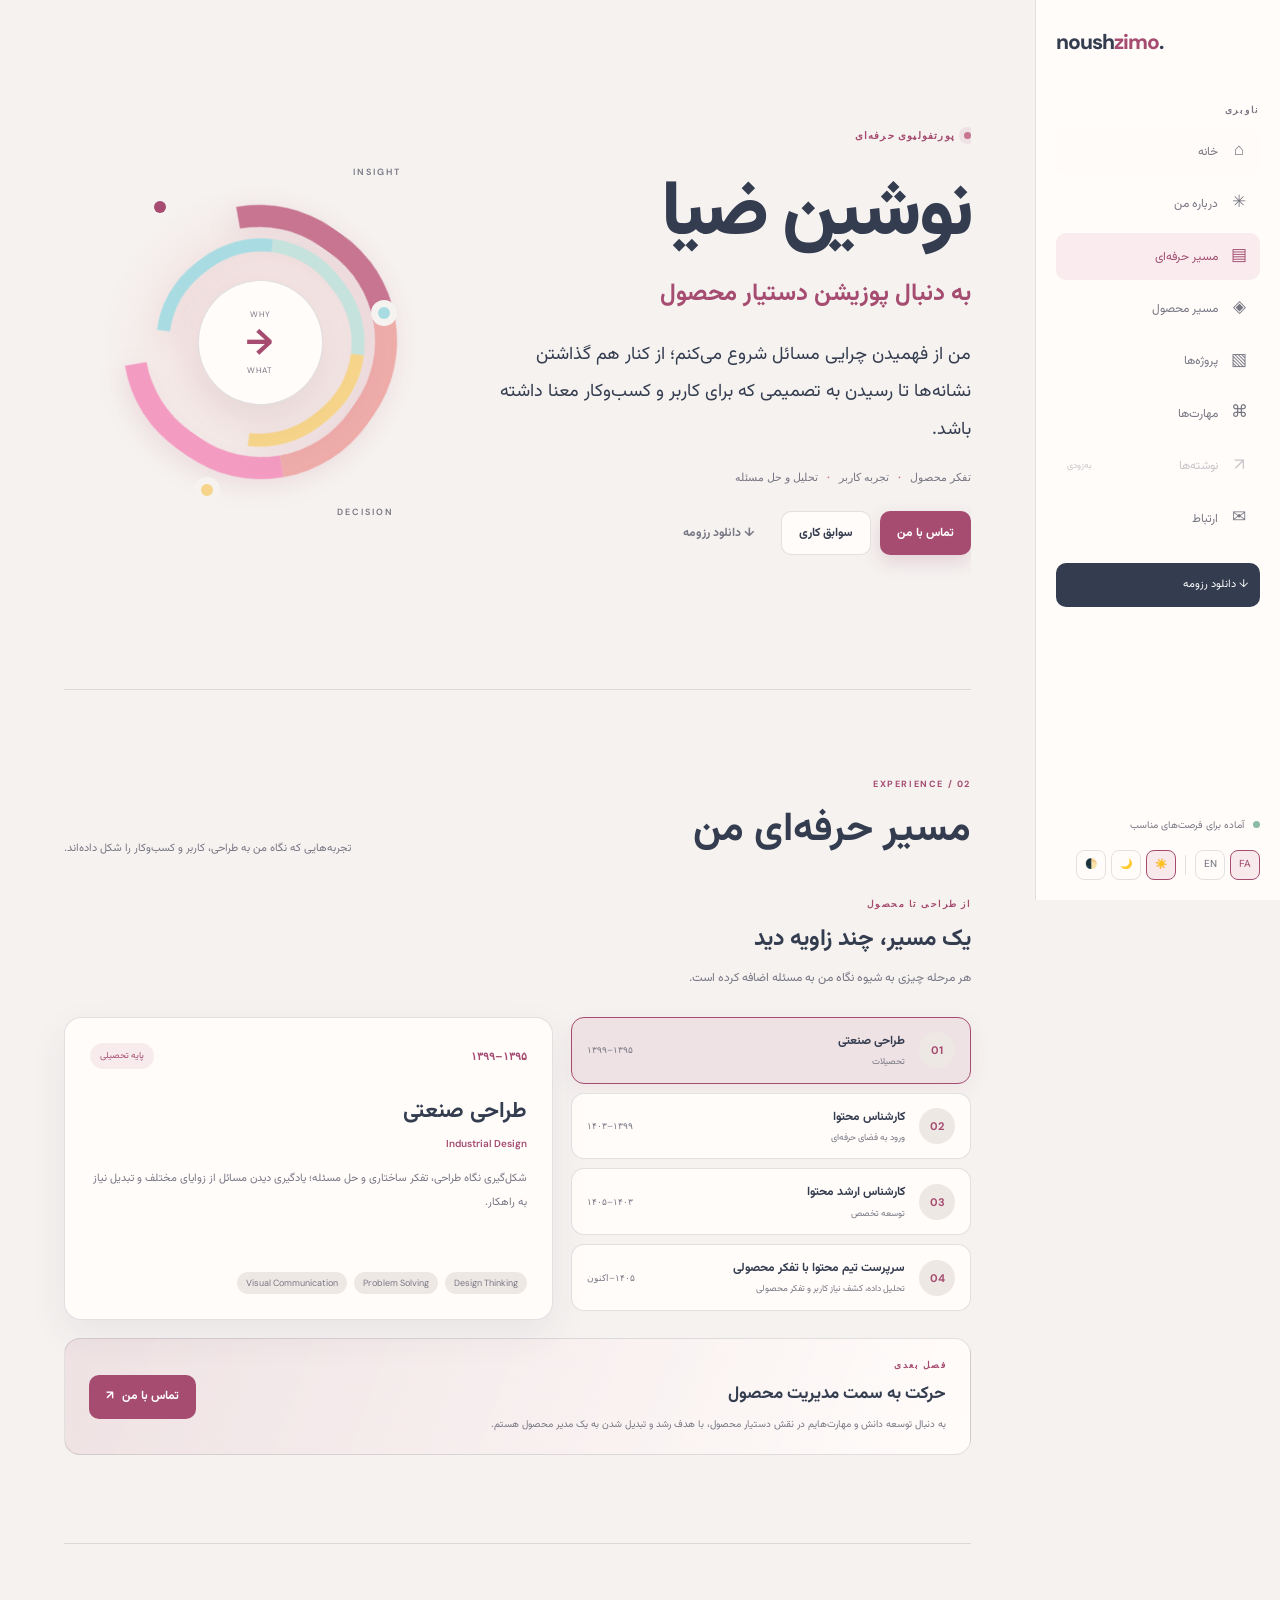
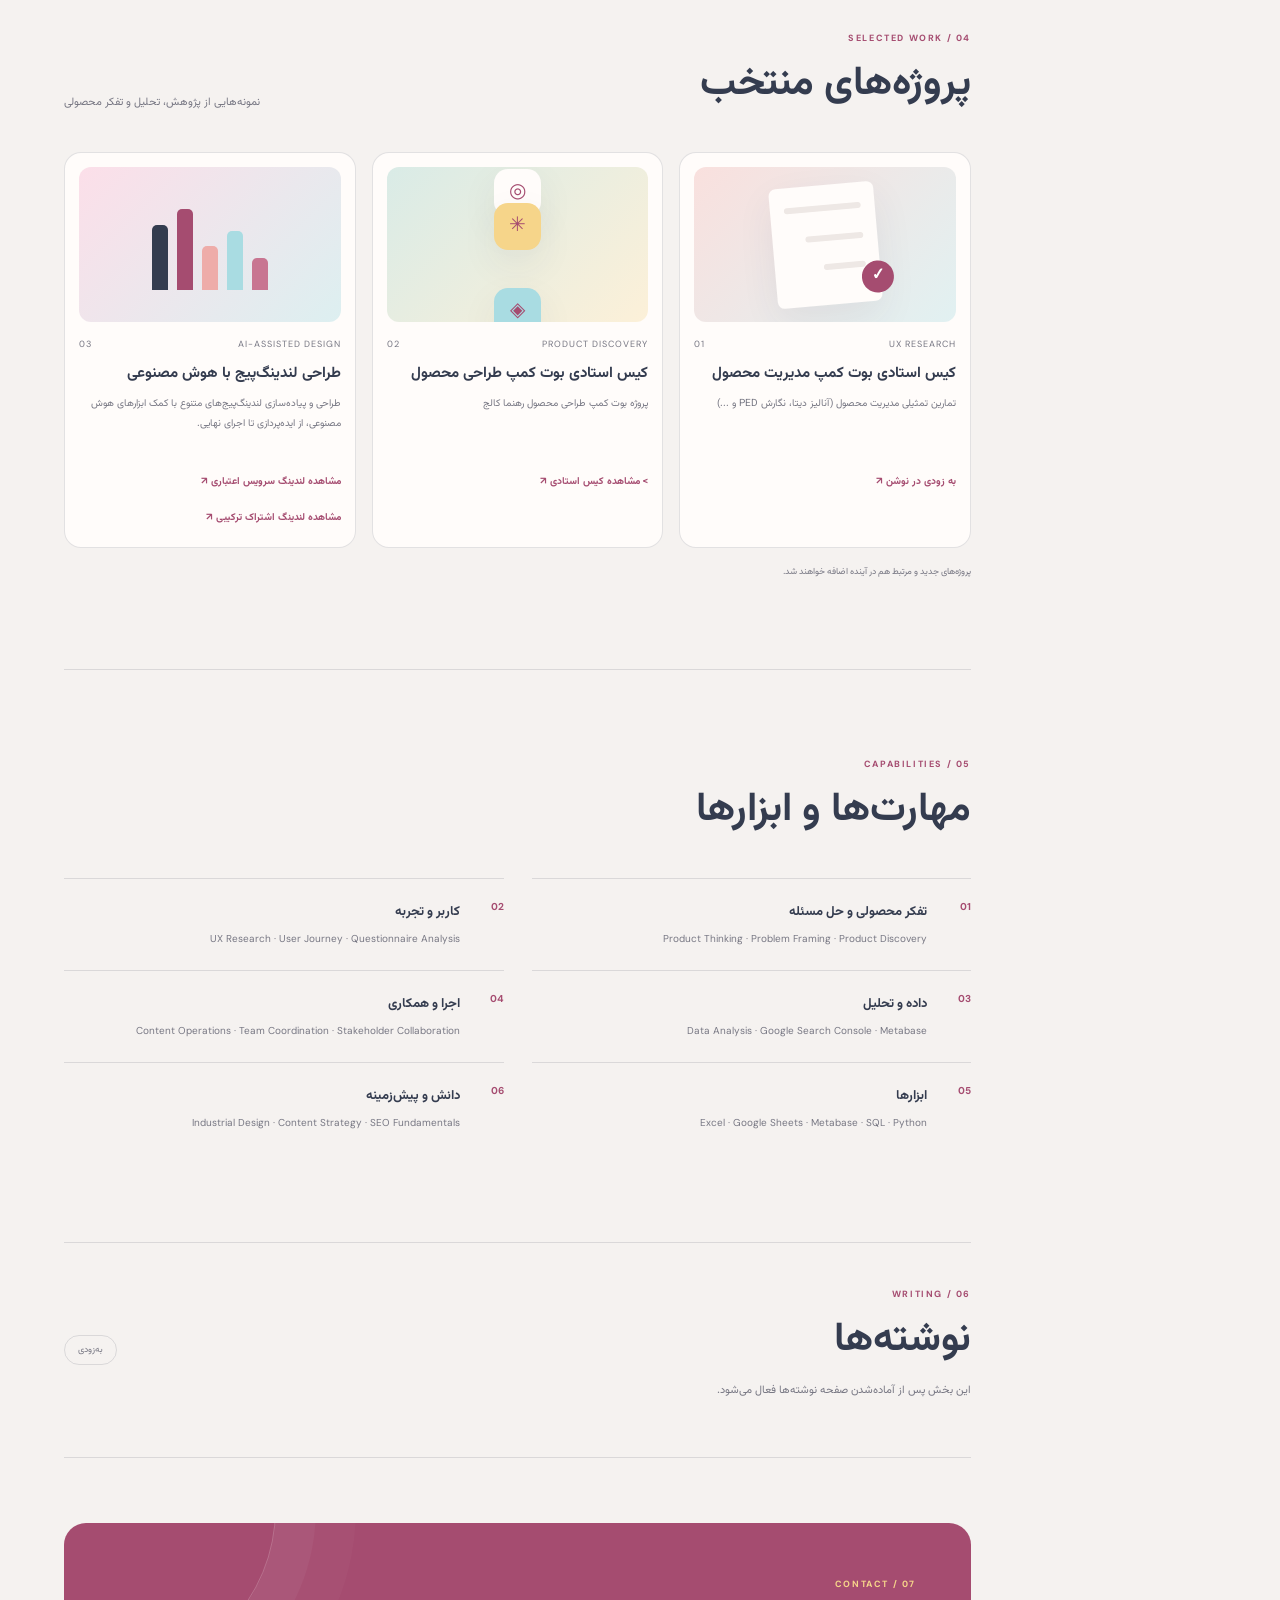
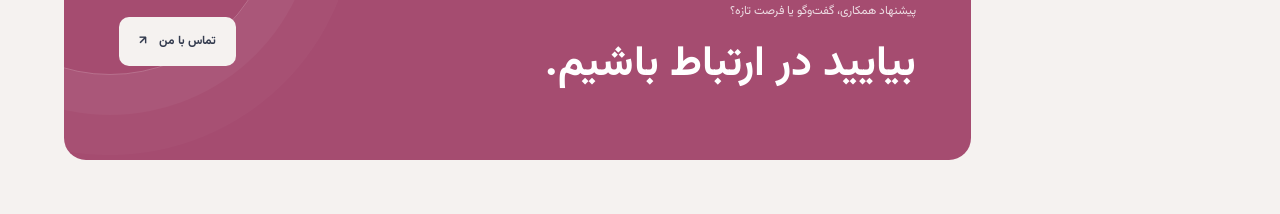
<file: index.html>
<!DOCTYPE html>
<html lang="en">
<head>
  <meta charset="UTF-8">
  <meta http-equiv="refresh" content="0; url=./portfolio/">
  <meta name="viewport" content="width=device-width, initial-scale=1.0">
  <title>Noush Zia — Portfolio</title>
</head>
<body>
  <p>
    Redirecting to
    <a href="./portfolio/">my portfolio</a>...
  </p>
</body>
</html>
</file>
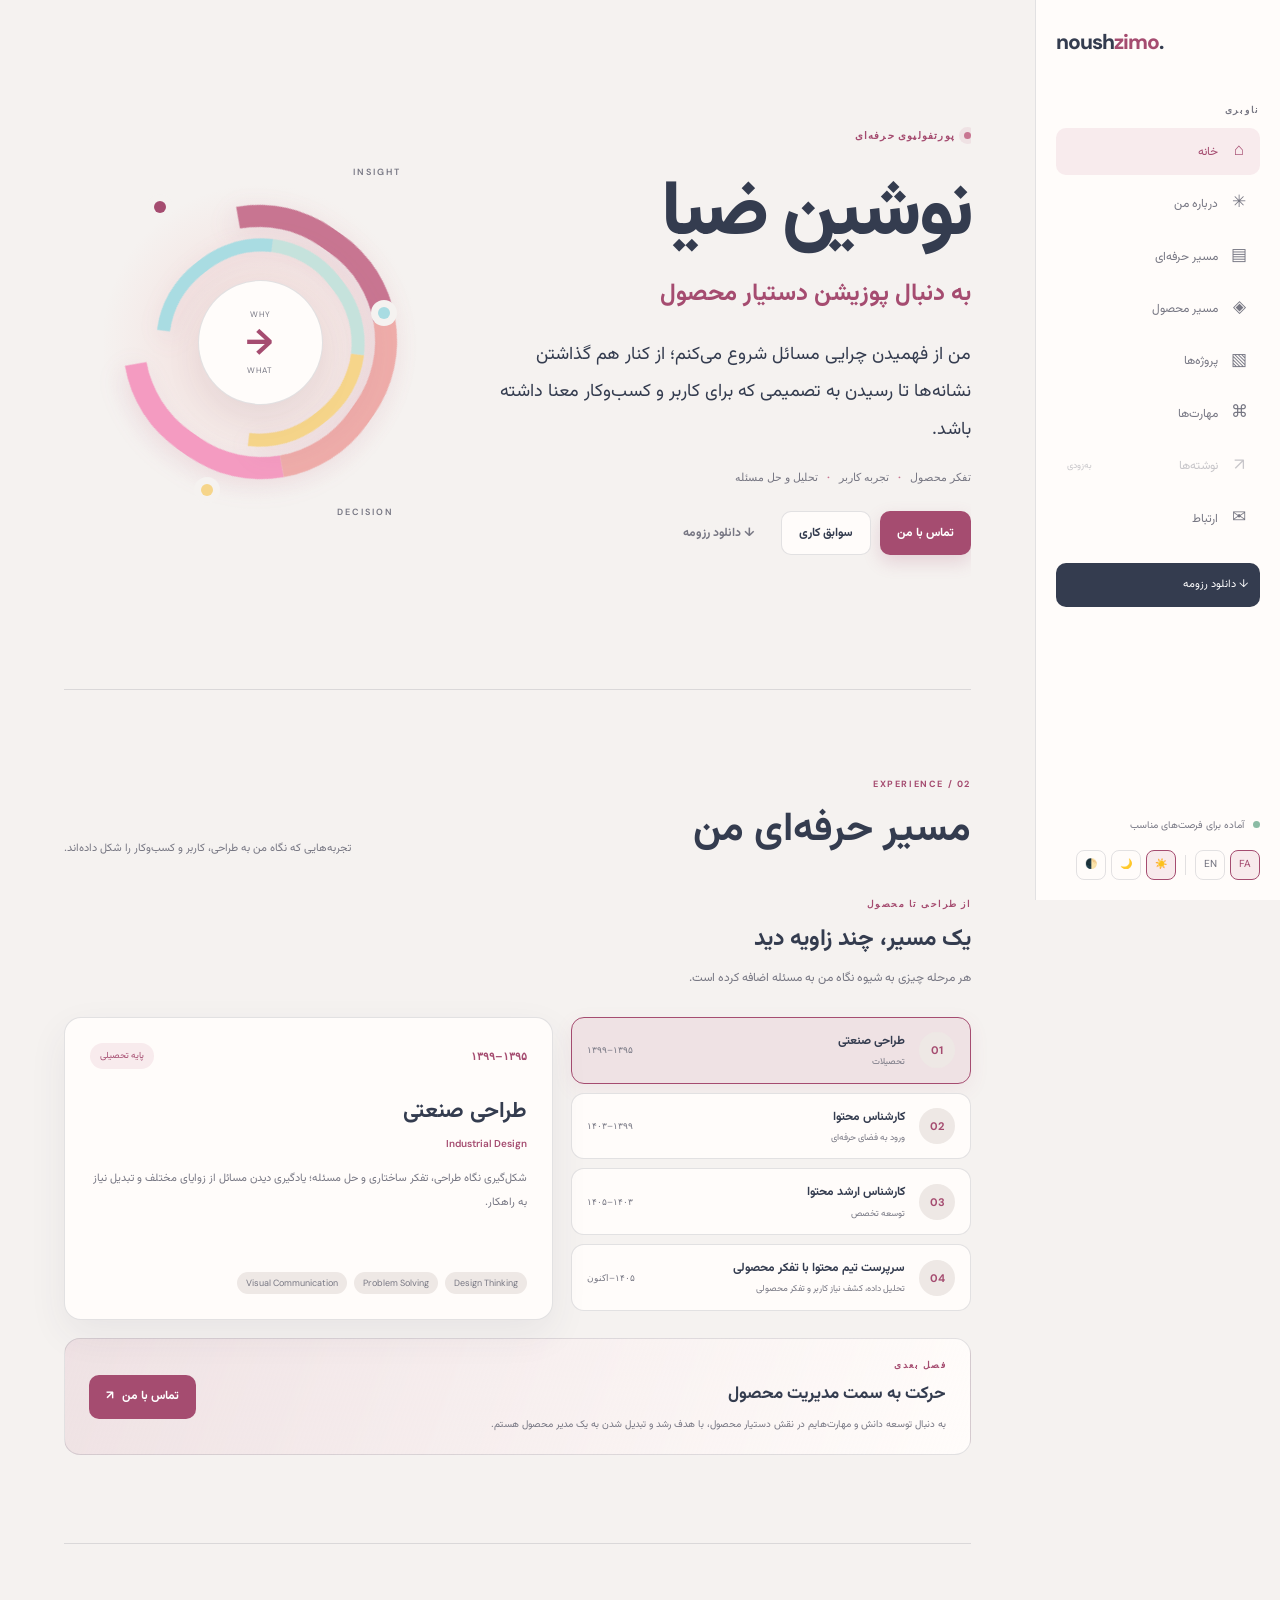
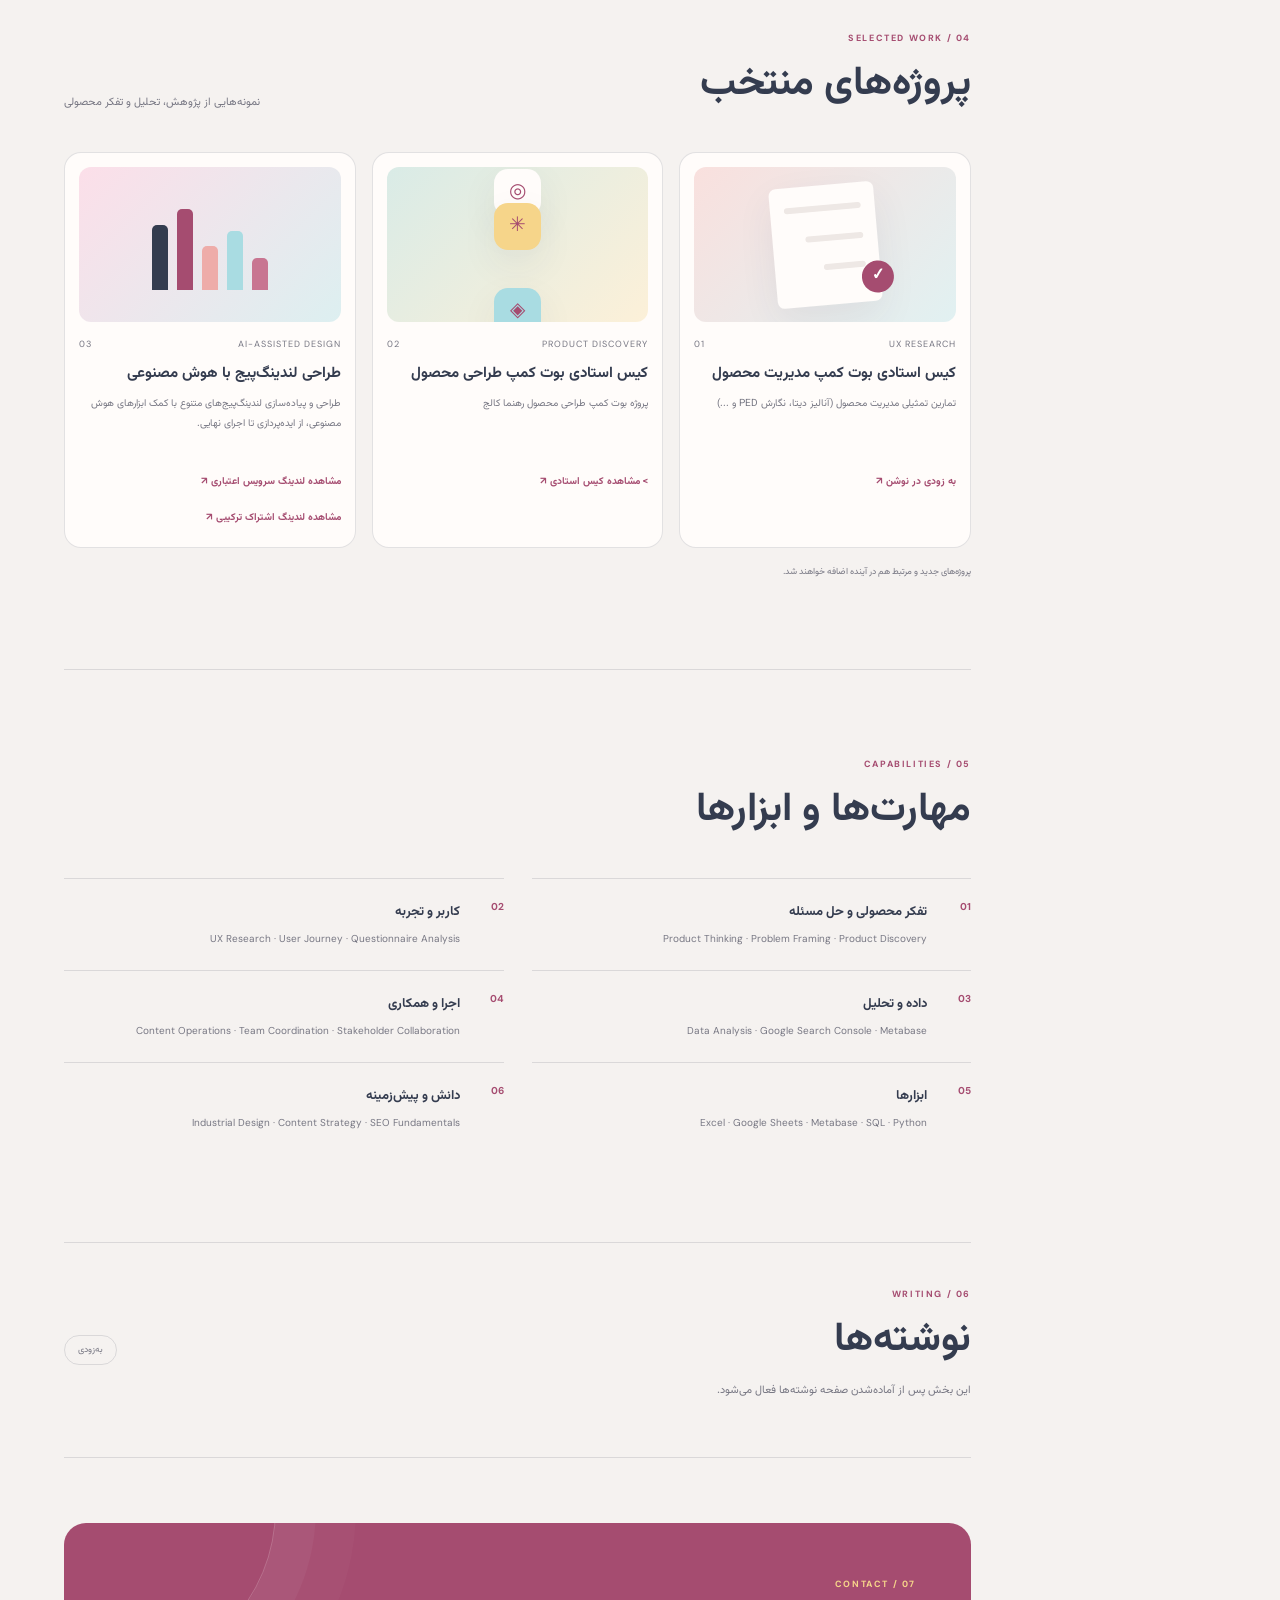
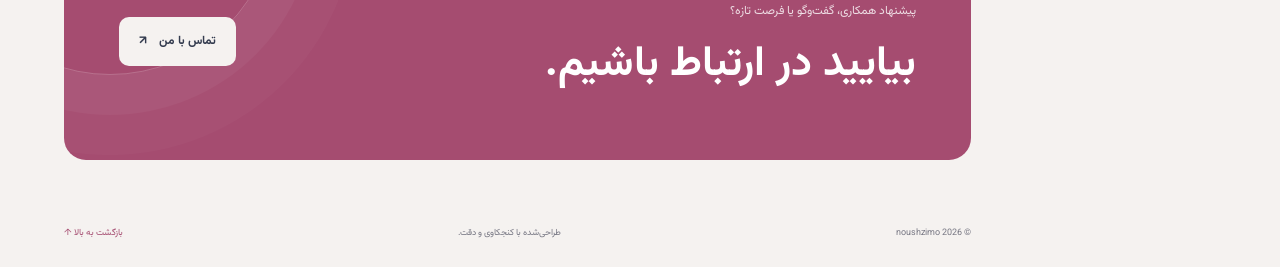
<file: portfolio/index.html>
<html lang="fa" dir="rtl" data-theme="light"><head>
  <meta charset="UTF-8">
  <meta name="viewport" content="width=device-width, initial-scale=1.0">
  <meta name="author" content="Noushin Zia">
  <meta name="description" content="Noushin Zia — Product, UX and Strategy Portfolio">
  <meta name="theme-color" content="#F5F2F0">
  <title>نوشین ضیا | Noushzimo</title>

  <link rel="preconnect" href="https://fonts.googleapis.com">
  <link rel="preconnect" href="https://fonts.gstatic.com" crossorigin="">
  <link href="https://fonts.googleapis.com/css2?family=DM+Sans:wght@400;500;600;700;800&amp;family=Vazirmatn:wght@400;500;600;700;800&amp;display=swap" rel="stylesheet">

  <link rel="stylesheet" href="style.css">
</head>

<body>

<div class="site-layout">

  <!-- SIDEBAR -->
  <aside class="sidebar">
    <a href="#home" class="brand">noush<span>zimo</span>.</a>

    <p class="sidebar-label" data-fa="ناوبری" data-en="NAVIGATION">ناوبری</p>

    <nav class="navigation">
      <a href="#home" class="nav-link">
        <span>⌂</span><span data-fa="خانه" data-en="Home">خانه</span>
      </a>
      <a href="#about" class="nav-link">
        <span>✳</span><span data-fa="درباره من" data-en="About">درباره من</span>
      </a>
      <a href="#experience" class="nav-link active">
        <span>▤</span><span data-fa="مسیر حرفه‌ای" data-en="Experience">مسیر حرفه‌ای</span>
      </a>
      <a href="#product" class="nav-link">
        <span>◈</span><span data-fa="مسیر محصول" data-en="Product Direction">مسیر محصول</span>
      </a>
      <a href="#projects" class="nav-link">
        <span>▧</span><span data-fa="پروژه‌ها" data-en="Projects">پروژه‌ها</span>
      </a>
      <a href="#skills" class="nav-link">
        <span>⌘</span><span data-fa="مهارت‌ها" data-en="Skills">مهارت‌ها</span>
      </a>
      <a href="#writing" class="nav-link disabled" aria-disabled="true">
        <span>↗</span><span data-fa="نوشته‌ها" data-en="Writing">نوشته‌ها</span>
        <small data-fa="به‌زودی" data-en="Soon">به‌زودی</small>
      </a>
      <a href="#contact" class="nav-link">
        <span>✉</span><span data-fa="ارتباط" data-en="Contact">ارتباط</span>
      </a>
    </nav>
<a
  href="../assets/nushzia-fa.pdf"
  id="resumeDownload"
  class="resume-link resume-download"
  download="Nushzia-Resume-FA.pdf"
  data-fa="↓ دانلود رزومه"
  data-en="↓ Download resume"
>
  ↓ دانلود رزومه
</a>
    <div class="sidebar-bottom">
      <span class="availability-dot"></span>
      <span data-fa="آماده برای فرصت‌های مناسب" data-en="Open to opportunities">آماده برای فرصت‌های مناسب</span>

      <div class="sidebar-controls">
        <button class="language-button active" type="button" data-lang="fa">FA</button>
        <button class="language-button" type="button" data-lang="en">EN</button>
        <span class="control-divider"></span>
        <button class="theme-button active" type="button" data-theme-choice="light" aria-label="Light theme">☀️</button>
        <button class="theme-button" type="button" data-theme-choice="dark" aria-label="Dark theme">🌙</button>
        <button class="theme-button" type="button" data-theme-choice="system" aria-label="System theme">🌓</button>
      </div>
    </div>
  </aside>

  <!-- MAIN -->
  <main class="main-content">

    <!-- MOBILE HEADER -->
    <header class="mobile-header">
      <a href="#home" class="brand">noush<span>zimo</span>.</a>
      <div class="mobile-controls">
        <button class="language-button active" type="button" data-lang="fa">FA</button>
        <button class="language-button" type="button" data-lang="en">EN</button>
        <button class="theme-button active" type="button" data-theme-choice="light">☀</button>
        <button class="theme-button" type="button" data-theme-choice="dark">☾</button>
      </div>
    </header>

    <!-- HERO -->
   <section class="hero section" id="home">

      <div class="hero-copy">

        <p class="eyebrow" data-fa="پورتفولیوی حرفه‌ای" data-en="PERSONAL PORTFOLIO">پورتفولیوی حرفه‌ای</p>

        <h1 data-fa="نوشین ضیا" data-en="Noushin Zia">نوشین ضیا</h1>

        <h2 data-fa="به دنبال پوزیشن دستیار محصول" data-en="Seeking an Associate Product Manager role">به دنبال پوزیشن دستیار محصول</h2>

        <p class="hero-intro" data-fa="من از فهمیدن چرایی مسائل شروع می‌کنم؛ از کنار هم گذاشتن نشانه‌ها تا رسیدن به تصمیمی که برای کاربر و کسب‌وکار معنا داشته باشد." data-en="I start by understanding why things happen — connecting signals, finding patterns, and reaching decisions that create meaning for both users and the business.">من از فهمیدن چرایی مسائل شروع می‌کنم؛ از کنار هم گذاشتن نشانه‌ها تا رسیدن به تصمیمی که برای کاربر و کسب‌وکار معنا داشته باشد.</p>

        <div class="focus-tags">
          <span data-fa="تفکر محصول" data-en="Product thinking">تفکر محصول</span>
          <b>·</b>
          <span data-fa="تجربه کاربر" data-en="User experience">تجربه کاربر</span>
          <b>·</b>
          <span data-fa="تحلیل و حل مسئله" data-en="Analysis &amp; problem solving">تحلیل و حل مسئله</span>
        </div>

        <div class="actions">
          <a class="button primary" href="mailto:myjob.noush@gmail.com" data-fa="تماس با من" data-en="Get in touch">تماس با من</a>

          <a class="button secondary" href="#experience" data-fa="سوابق کاری" data-en="Experience">سوابق کاری</a>

<a
  class="button quiet resume-download"
  href="../assets/nushzia-fa.pdf"
  download="Nushzia-Resume-FA.pdf"
  data-fa="↓ دانلود رزومه"
  data-en="↓ Download resume"
>
  ↓ دانلود رزومه
</a>

      </div>

      </div> <!-- end hero-copy -->
      <!-- Abstract visual -->
      <div class="hero-art" aria-hidden="true">

   

        <div class="ribbon ribbon-a"></div>
        <div class="ribbon ribbon-b"></div>

        <div class="art-center">
          <span>WHY</span>
          <strong>→</strong>
          <span>WHAT</span>
        </div>

        <i class="dot dot-a"></i>
        <i class="dot dot-b"></i>
        <i class="dot dot-c"></i>

        <span class="art-word word-a">INSIGHT</span>
        <span class="art-word word-b">DECISION</span>

      </div>

   
    </section>
    <!-- ABOUT -->
    

    <!-- CAREER JOURNEY -->
    <section class="section career-section" id="experience">
      <div class="section-heading">
        <div>
          <span class="section-number">02 / EXPERIENCE</span>
          <h2 data-fa="مسیر حرفه‌ای من" data-en="My professional journey">مسیر حرفه‌ای من</h2>
        </div>
        <p data-fa="تجربه‌هایی که نگاه من به طراحی، کاربر و کسب‌وکار را شکل داده‌اند." data-en="Experiences that shaped how I think about design, users and business.">تجربه‌هایی که نگاه من به طراحی، کاربر و کسب‌وکار را شکل داده‌اند.</p>
      </div>

      <div class="career-journey">
        <div class="cj-intro">
          <span class="cj-eyebrow" data-fa="از طراحی تا محصول" data-en="FROM DESIGN TO PRODUCT">از طراحی تا محصول</span>
          <h3 data-fa="یک مسیر، چند زاویه دید" data-en="One journey, multiple perspectives">یک مسیر، چند زاویه دید</h3>
          <p data-fa="هر مرحله چیزی به شیوه نگاه من به مسئله اضافه کرده است." data-en="Each stage has added a new perspective to the way I approach problems.">هر مرحله چیزی به شیوه نگاه من به مسئله اضافه کرده است.</p>
        </div>

        <div class="cj-layout">
          <div class="cj-stops" role="tablist" aria-label="Career stages">
            <button class="cj-stop is-active" type="button" role="tab" aria-selected="true" data-stage="0">
              <span class="cj-stop-number">01</span>
              <span class="cj-stop-title">
                <strong data-fa="طراحی صنعتی" data-en="Industrial Design">طراحی صنعتی</strong>
                <small data-fa="تحصیلات" data-en="Education">تحصیلات</small>
              </span><span
  class="cj-stop-period"
  data-fa="۱۳۹۵–۱۳۹۹"
  data-en="2016–2020"
>۱۳۹۵–۱۳۹۹</span>
            </button>

            <button class="cj-stop" type="button" role="tab" aria-selected="false" data-stage="1">
              <span class="cj-stop-number">02</span>
              <span class="cj-stop-title">
                <strong data-fa="کارشناس محتوا" data-en="Content Specialist">کارشناس محتوا</strong>
                <small data-fa="ورود به فضای حرفه‌ای" data-en="Early career">ورود به فضای حرفه‌ای</small>
              </span>
          <span
  class="cj-stop-period"
  data-fa="۱۳۹۹–۱۴۰۳"
  data-en="2020–2024"
>۱۳۹۹–۱۴۰۳</span>
            </button>

            <button class="cj-stop" type="button" role="tab" aria-selected="false" data-stage="2">
              <span class="cj-stop-number">03</span>
              <span class="cj-stop-title">
                <strong data-fa="کارشناس ارشد محتوا" data-en="Senior Content Specialist">کارشناس ارشد محتوا</strong>
                <small data-fa="توسعه تخصص" data-en="Growing expertise">توسعه تخصص</small>
              </span>
           <span
  class="cj-stop-period"
  data-fa="۱۴۰۳–۱۴۰۵"
  data-en="2024–2026"
>۱۴۰۳–۱۴۰۵</span>
            </button>

<button class="cj-stop" type="button" role="tab" aria-selected="false" data-stage="3">
  <span class="cj-stop-number">04</span>
  <span class="cj-stop-title">
    <strong data-fa="سرپرست تیم محتوا با تفکر محصولی" data-en="Content Team Lead with a Product Mindset">سرپرست تیم محتوا با تفکر محصولی</strong>
    <small data-fa="تحلیل داده، کشف نیاز کاربر و تفکر محصولی" data-en="Data Analysis, User Discovery & Product Thinking">تحلیل داده، کشف نیاز کاربر و تفکر محصولی</small>
  </span>
  <span class="cj-stop-period">۱۴۰۵–اکنون</span>
</button>
          </div>

          <article class="cj-detail" role="tabpanel">
            <div class="cj-detail-top">
              <span class="cj-period" id="cj-period">۱۳۹۵–۱۳۹۹</span>
              <span class="cj-status" id="cj-status" data-fa="پایه تحصیلی" data-en="Education">پایه تحصیلی</span>
            </div>
            <h3 id="cj-stage-title">طراحی صنعتی</h3>
            <span class="cj-role-en" id="cj-role-en">Industrial Design</span>
            <p id="cj-description">شکل‌گیری نگاه طراحی، تفکر ساختاری و حل مسئله؛ یادگیری دیدن مسائل از زوایای مختلف و تبدیل نیاز به راهکار.</p>
            <div class="cj-skills" id="cj-skills"><span>Design Thinking</span><span>Problem Solving</span><span>Visual Communication</span></div>
          </article>
        </div>

        <div class="cj-next">
          <div>
            <span class="cj-eyebrow" data-fa="فصل بعدی" data-en="THE NEXT CHAPTER">فصل بعدی</span>
            <h3 data-fa="حرکت به سمت مدیریت محصول" data-en="Moving toward Product Management">حرکت به سمت مدیریت محصول</h3>
          <p data-fa="به دنبال توسعه دانش و مهارت‌هایم در نقش دستیار محصول، با هدف رشد و تبدیل شدن به یک مدیر محصول هستم."
   data-en="Building my product knowledge and skills as an Associate Product Manager, with the goal of growing into a Product Manager role.">
  به دنبال توسعه دانش و مهارت‌هایم در نقش دستیار محصول، با هدف رشد و تبدیل شدن به یک مدیر محصول هستم.
</p>
          </div>
          <a href="mailto:myjob.noush@gmail.com" class="button button-primary">
            <span data-fa=" تماس با من" data-en=" Get in touch "> تماس با من</span> ↗
          </a>
        </div>
      </div>
    </section>

    <!-- PRODUCT DIRECTION -->
    

    <!-- PROJECTS -->
    <section class="section" id="projects">
      <div class="section-heading">
        <div>
          <span class="section-number">04 / SELECTED WORK</span>
          <h2 data-fa="پروژه‌های منتخب" data-en="Selected projects">پروژه‌های منتخب</h2>
        </div>
        <p data-fa="نمونه‌هایی از پژوهش، تحلیل و تفکر محصولی" data-en="Examples of research, analysis and product thinking">نمونه‌هایی از پژوهش، تحلیل و تفکر محصولی</p>
      </div>

      <div class="projects-grid">
        <article class="project-card project-rose">
          <div class="project-visual survey-visual">
            <div class="survey-sheet"><i></i><i></i><i></i><b>✓</b></div>
          </div>
          <div class="project-meta"><span>UX RESEARCH</span><span>01</span></div>
          <h3 data-fa="کیس استادی بوت کمپ مدیریت محصول" data-en="UX Questionnaire Analysis">کیس استادی بوت کمپ مدیریت محصول</h3>
          <p data-fa="تمارین تمثیلی مدیریت محصول (آنالیز دیتا، نگارش PED و ...)" data-en="PM Bootcamp tasks (data analyze. PRD writing and ect.">تمارین تمثیلی مدیریت محصول (آنالیز دیتا، نگارش PED و ...)</p>
          <a href="projects/pmbootcamp.html" class="project-link">
            <span data-fa="به زودی در نوشن" data-en="soon in notion">به زودی در نوشن</span> ↗
          </a>
        </article>

        <article class="project-card project-mint">
          <div class="project-visual community-visual">
            <span>◎</span><span>✳</span><span>◈</span>
          </div>
          <div class="project-meta"><span>PRODUCT DISCOVERY</span><span>02</span></div>
          <h3 data-fa="کیس استادی بوت کمپ طراحی محصول" data-en="Product Design Bootcamp Case Study">بنچمارک محصول و تجربه کاربر</h3>
          <p data-fa="پروژه بوت کمپ طراحی محصول رهنما کالج" data-en="Exploring user participation, rating, reviewing and user-generated content patterns."> طراحی اپلیکیشن دوستیابی و تفریحات گروهی برای افراد 20 تا 35 سال.</p>
           <a href="../projects/joy.html" class="project-link">>
            <span data-fa="مشاهده کیس استادی" data-en="View case study">مشاهده کیس استادی</span> ↗
          </a>
        </article>

        <article class="project-card project-blue">
          <div class="project-visual data-visual">
            <div class="data-bars"><i></i><i></i><i></i><i></i><i></i></div>
          </div>
<div class="project-meta">
  <span>AI-ASSISTED DESIGN</span>
  <span>03</span>
</div>

<h3
  data-fa="طراحی لندینگ‌پیج با هوش مصنوعی"
  data-en="AI-Assisted Landing Page Design">
  طراحی لندینگ‌پیج با هوش مصنوعی
</h3>

<p
  data-fa="طراحی و پیاده‌سازی لندینگ‌پیج‌های متنوع با کمک ابزارهای هوش مصنوعی، از ایده‌پردازی تا اجرای نهایی."
  data-en="Designing and building landing pages with AI tools, from ideation to final implementation.">
  طراحی و پیاده‌سازی لندینگ‌پیج‌های متنوع با کمک ابزارهای هوش مصنوعی، از ایده‌پردازی تا اجرای نهایی.
</p>

<a href="https://netbox.info/bnpl/" class="project-link">
  <span data-fa=" مشاهده لندینگ سرویس اعتباری" data-en="bnpl landing link">مشاهده لندینگ</span> ↗
</a>
<a href="https://netbox.info/bundle" class="project-link">
  <span data-fa=" مشاهده لندینگ اشتراک ترکیبی " data-en="bundle landing link">مشاهده لندینگ اشتراک ترکیبی </span> ↗
</a>
      </div>
      <p class="section-note" data-fa="پروژه‌های جدید  و مرتبط هم در آینده اضافه خواهند شد." data-en="New related projects and case studys will be add here.">پروژه‌های جدید و مرتبط هم به مرور اضافه خواهند شد.</p>
    </section>

    <!-- SKILLS -->
    <section class="section" id="skills">
      <div class="section-heading">
        <div>
          <span class="section-number">05 / CAPABILITIES</span>
          <h2 data-fa="مهارت‌ها و ابزارها" data-en="Skills &amp; Tools">مهارت‌ها و ابزارها</h2>
        </div>
      </div>

      <div class="skills-grid">
        <article class="skill-group">
          <span>01</span>
          <div>
            <h3 data-fa="تفکر محصولی و حل مسئله" data-en="Product Thinking &amp; Problem Solving">تفکر محصولی و حل مسئله</h3>
            <p>Product Thinking · Problem Framing · Product Discovery</p>
          </div>
        </article>
        <article class="skill-group">
          <span>02</span>
          <div>
            <h3 data-fa="کاربر و تجربه" data-en="User &amp; Experience">کاربر و تجربه</h3>
            <p>UX Research · User Journey · Questionnaire Analysis</p>
          </div>
        </article>
        <article class="skill-group">
          <span>03</span>
          <div>
            <h3 data-fa="داده و تحلیل" data-en="Data &amp; Analysis">داده و تحلیل</h3>
            <p>Data Analysis · Google Search Console · Metabase</p>
          </div>
        </article>
        <article class="skill-group">
          <span>04</span>
          <div>
            <h3 data-fa="اجرا و همکاری" data-en="Execution &amp; Collaboration">اجرا و همکاری</h3>
            <p>Content Operations · Team Coordination · Stakeholder Collaboration</p>
          </div>
        </article>
        <article class="skill-group">
          <span>05</span>
          <div>
            <h3 data-fa="ابزارها" data-en="Tools">ابزارها</h3>
            <p>Excel · Google Sheets · Metabase · SQL · Python</p>
          </div>
        </article>
        <article class="skill-group">
          <span>06</span>
          <div>
            <h3 data-fa="دانش و پیش‌زمینه" data-en="Background">دانش و پیش‌زمینه</h3>
            <p>Industrial Design · Content Strategy · SEO Fundamentals</p>
          </div>
        </article>
      </div>
    </section>

    <!-- WRITING -->
    <section class="section writing-section" id="writing">
      <div>
        <span class="section-number">06 / WRITING</span>
        <h2 data-fa="نوشته‌ها" data-en="Writing">نوشته‌ها</h2>
        <p data-fa="این بخش پس از آماده‌شدن صفحه نوشته‌ها فعال می‌شود." data-en="This section will be available when the writing page is ready.">این بخش پس از آماده‌شدن صفحه نوشته‌ها فعال می‌شود.</p>
      </div>
      <span class="coming-soon" data-fa="به‌زودی" data-en="Coming soon">به‌زودی</span>
    </section>

    <!-- CONTACT -->
    <section class="contact-section" id="contact">
      <div class="contact-copy">
        <span class="section-number">07 / CONTACT</span>
        <p data-fa="پیشنهاد همکاری، گفت‌وگو یا فرصت تازه؟" data-en="An opportunity, a conversation or a new idea?">پیشنهاد همکاری، گفت‌وگو یا فرصت تازه؟</p>
        <h2 data-fa="بیایید در ارتباط باشیم." data-en="Let's connect.">بیایید در ارتباط باشیم.</h2>
      </div>
      <a href="mailto:myjob.noush@gmail.com" class="contact-button">
        <span data-fa="تماس با من" data-en="Get in touch">تماس با من</span> ↗
      </a>
    </section>

    <footer class="footer">
      <span>© <span id="current-year">2026</span> noushzimo</span>
      <span data-fa="طراحی‌شده با کنجکاوی و دقت." data-en="Made with curiosity and care.">طراحی‌شده با کنجکاوی و دقت.</span>
      <a href="#home" data-fa="بازگشت به بالا ↑" data-en="Back to top ↑">بازگشت به بالا ↑</a>
    </footer>

  </main>
</div>

<script src="script.js"></script>

</body></html>
</file>
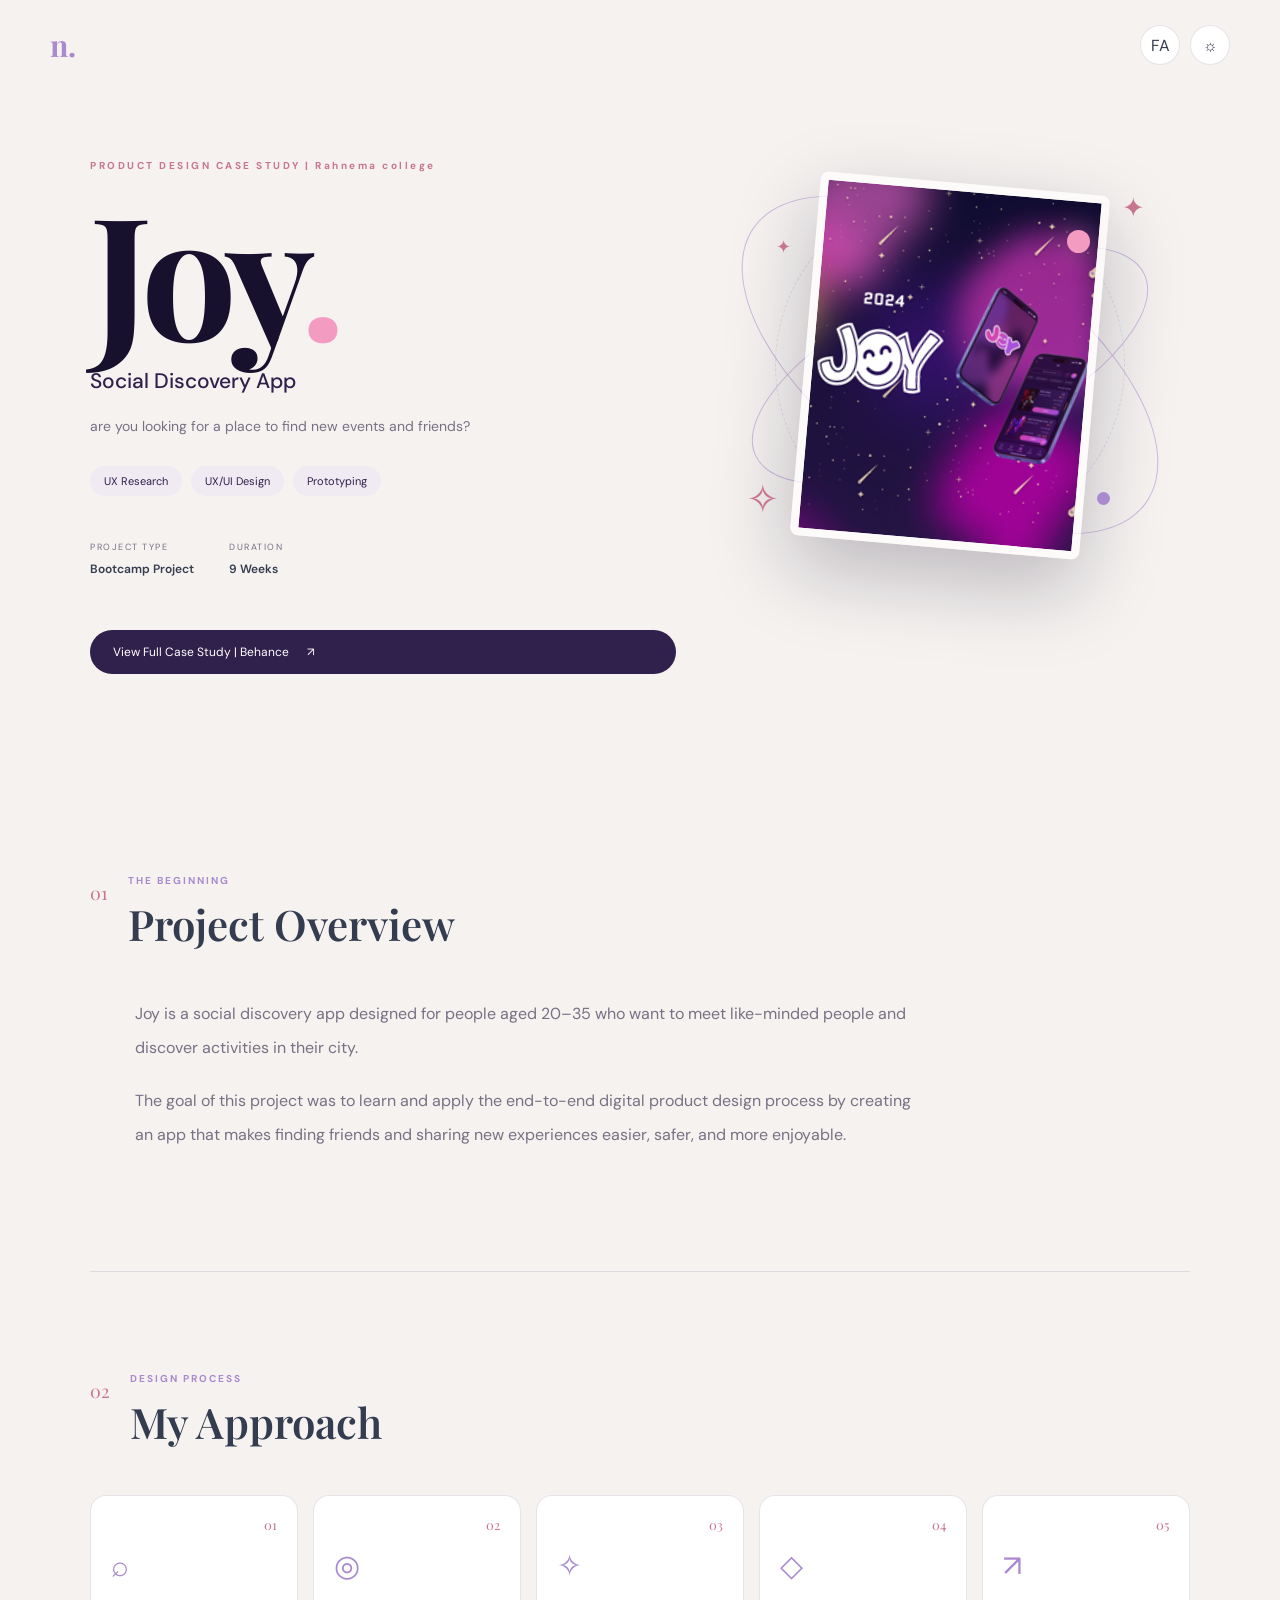
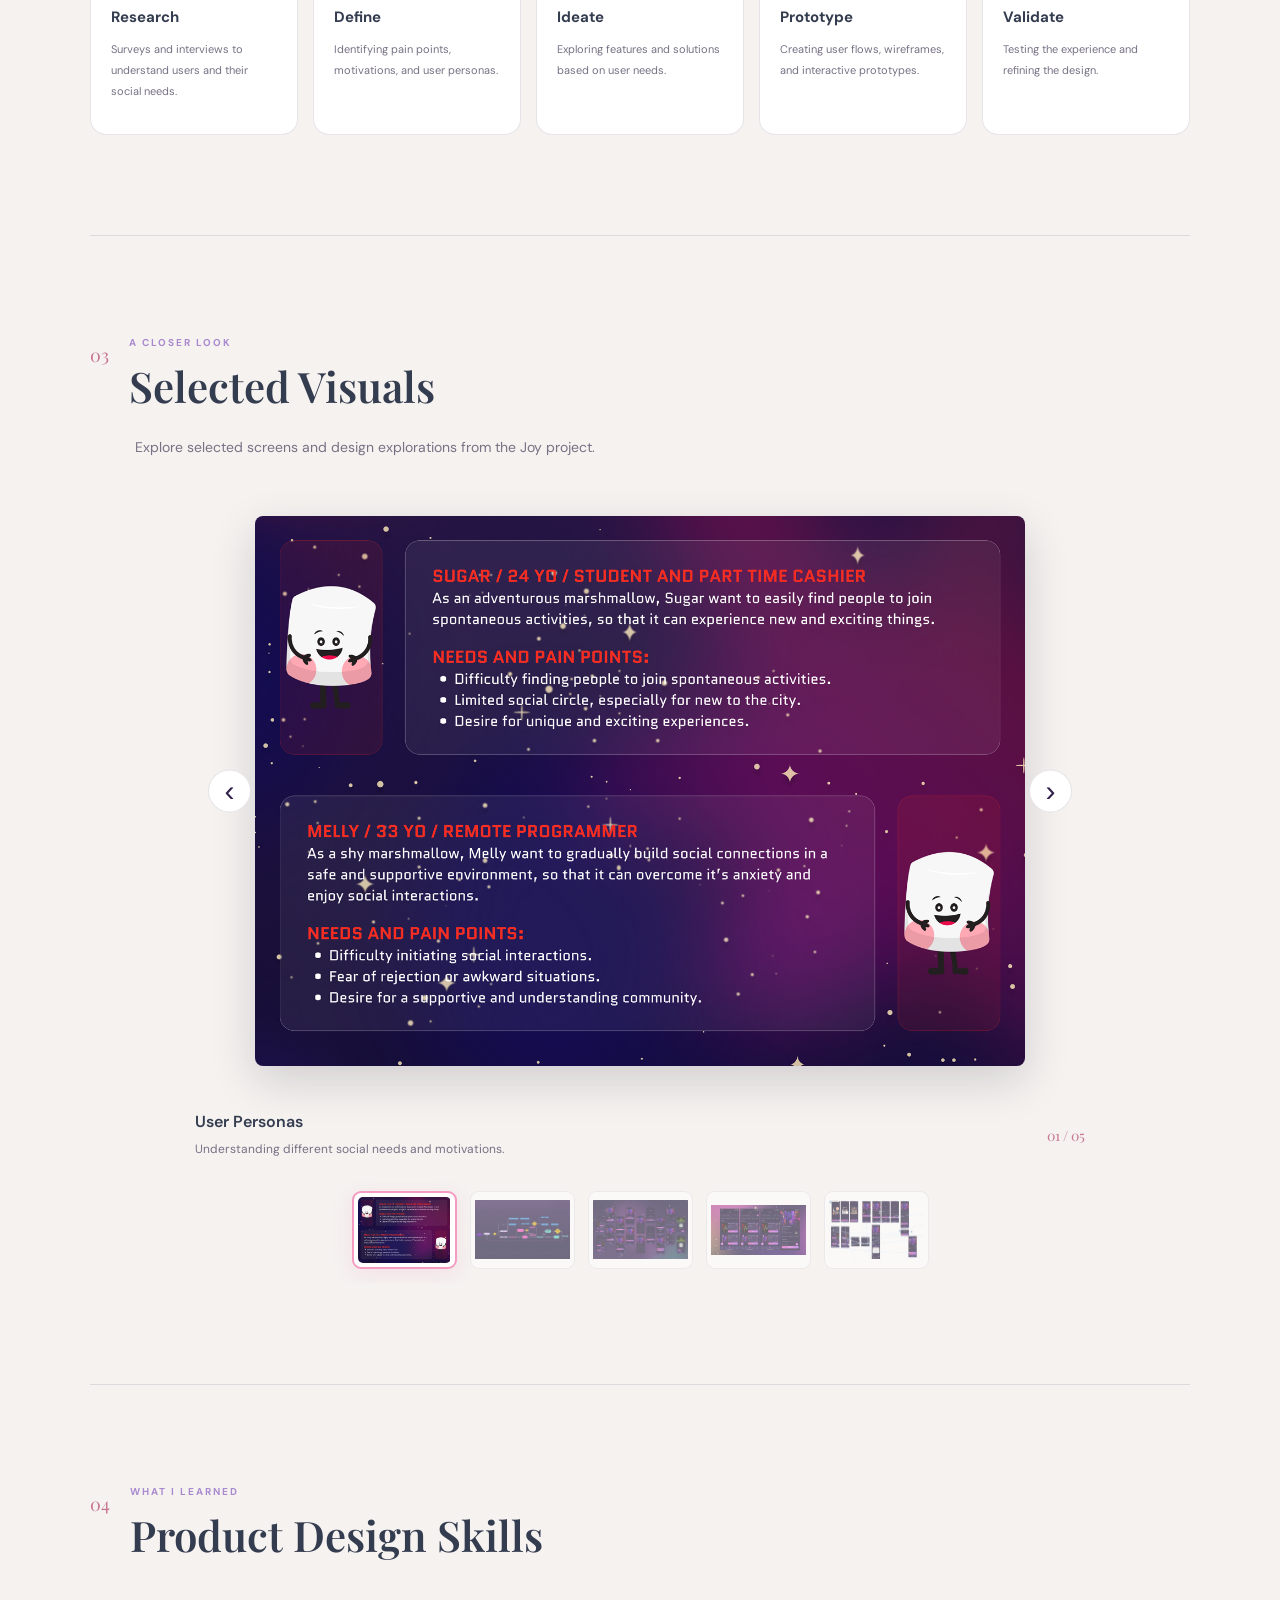
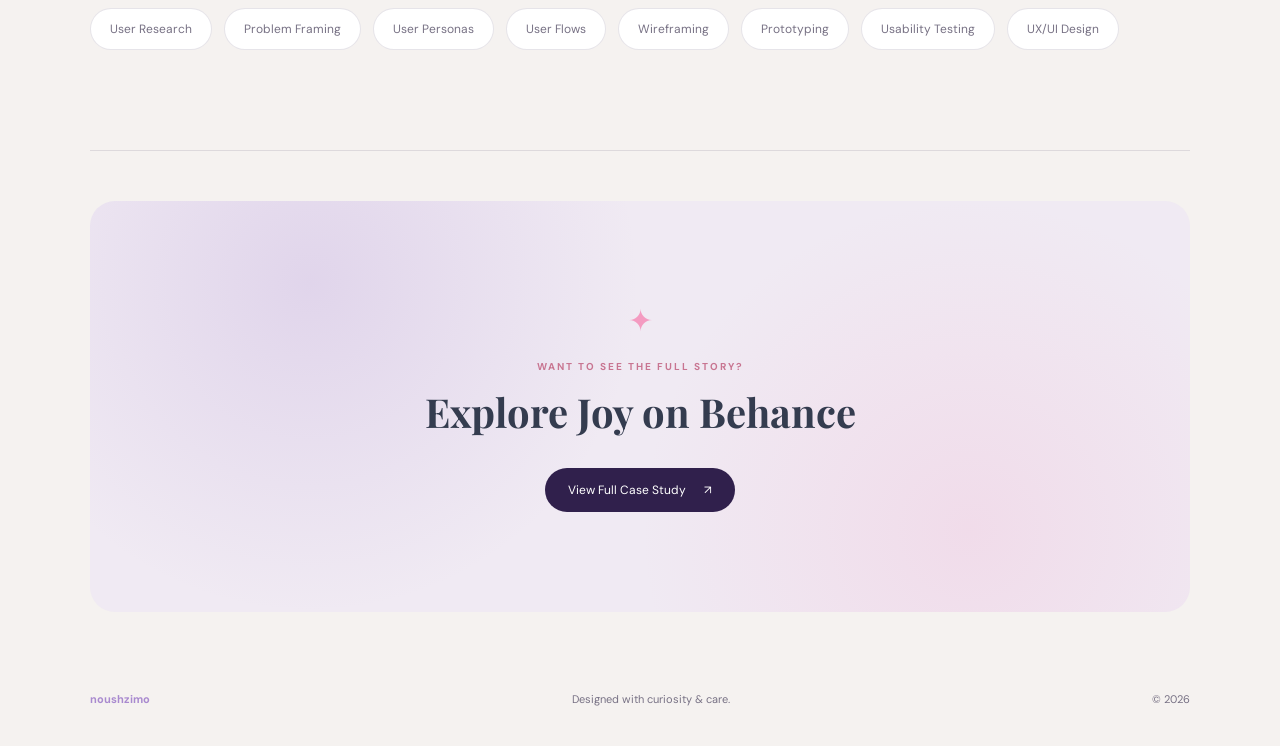
<file: projects/joy.html>
<!DOCTYPE html>
<html lang="en" dir="ltr">
<head>
  <meta charset="UTF-8">
  <meta name="viewport" content="width=device-width, initial-scale=1.0">
  <meta name="theme-color" content="#17112D">

  <title>Joy — Social Discovery App | Case Study</title>

  <link rel="preconnect" href="https://fonts.googleapis.com">
  <link rel="preconnect" href="https://fonts.gstatic.com" crossorigin>

  <link href="https://fonts.googleapis.com/css2?family=DM+Sans:wght@400;500;600;700;800&family=Playfair+Display:wght@500;600;700&family=Vazirmatn:wght@400;500;600;700;800&display=swap" rel="stylesheet">

  <link rel="stylesheet" href="joy.css">
  <script src="joy.js" defer></script>
</head>

<body>

  <!-- Header -->
  <header class="joy-header">
    <a href="../index.html" class="joy-logo">n.</a>

    <div class="header-controls">
      <button id="languageToggle" class="header-btn" type="button">FA</button>
      <button id="themeToggle" class="header-btn" type="button" aria-label="Change theme">
        <span class="theme-icon">☼</span>
      </button>
    </div>
  </header>


  <main class="joy-container">

    <!-- Hero -->
    <section class="joy-hero">

      <div class="hero-content">

        <span class="eyebrow" data-en="PRODUCT DESIGN CASE STUDY | Rahnema college" data-fa="  پروژه طراحی محصول | رهنما کالج">
          PRODUCT DESIGN CASE STUDY
        </span>

        <h1 class="hero-title">Joy<span>.</span></h1>

        <h2 class="hero-subtitle"
            data-en="Social Discovery App"
            data-fa="اپلیکیشن دوستیابی و تفریحات گروهی">
          Social Discovery App

        </h2>

        <p class="hero-description"
           data-en="are you looking for a place to find new events and friends? "
           data-fa="برای شما که دنبال پیدا کردن دوست و تفریحات گروهی داخل شهری هستید!">
          Making meaningful connections easier, one shared experience at a time.
        </p>

        <div class="hero-tags">
          <span data-en="UX Research" data-fa="تحقیق تجربه کاربری">UX Research</span>
          <span data-en="UX/UI Design" data-fa="طراحی UX/UI">UX/UI Design</span>
          <span data-en="Prototyping" data-fa="نمونه‌سازی">Prototyping</span>
        </div>

        <div class="hero-meta">
          <div>
            <span data-en="PROJECT TYPE" data-fa="نوع پروژه">PROJECT TYPE</span>
            <strong data-en="Bootcamp Project" data-fa="پروژه بوت کمپ">Bootcamp Project</strong>
          </div>

          <div>
            <span data-en="DURATION" data-fa="مدت زمان">DURATION</span>
            <strong data-en="9 Weeks" data-fa="۹ هفته">9 Weeks</strong>
          </div>

        </div>

      </div>

      <div class="hero-art">
        <div class="hero-orbit orbit-one"></div>
        <div class="hero-orbit orbit-two"></div>
        <div class="hero-orbit orbit-three"></div>

        <div class="hero-star star-one">✦</div>
        <div class="hero-star star-two">✧</div>
        <div class="hero-star star-three">✦</div>

        <div class="hero-cover">
          <img src="../assets/projects/joy/joy-cover.png"
               alt="Joy project cover">
        </div>

        <div class="hero-planet planet-one"></div>
        <div class="hero-planet planet-two"></div>
      </div>
      <a href="https://www.behance.net/gallery/225767971/Joy-Sweet-Product-Design-Case-Study"
         target="_blank"
         rel="noopener noreferrer"
         class="behance-link">

        <span data-en="View Full Case Study | Behance"
              data-fa="مشاهده کیس‌استادی | Behance">
          View Full Case Study | Behance
        </span>

        <span>↗</span>
      </a>
    </section>


    <!-- Project Overview -->
    <section class="joy-section overview-section">

      <div class="section-heading">
        <span class="section-number">01</span>
        <div>
          <span class="section-kicker"
                data-en="THE BEGINNING"
                data-fa="شروع ماجرا">THE BEGINNING</span>

          <h2 data-en="Project Overview"
              data-fa="معرفی پروژه">Project Overview</h2>
        </div>
      </div>

      <div class="overview-content">

        <p data-en="Joy is a social discovery app designed for people aged 20–35 who want to meet like-minded people and discover activities in their city."
           data-fa="جوی یک اپلیکیشن کشف ارتباطات اجتماعی است که برای افراد ۲۰ تا ۳۵ سال طراحی شده؛ کسانی که می‌خواهند افراد هم‌فکر خود را پیدا کنند و فعالیت‌های تازه‌ای را در شهرشان تجربه کنند.">
          Joy is a social discovery app designed for people aged 20–35 who want to meet like-minded people and discover activities in their city.
        </p>

    <p
  data-en="The goal of this project was to learn and apply the end-to-end digital product design process by creating an app that makes finding friends and sharing new experiences easier, safer, and more enjoyable."
  data-fa="هدف این پروژه، یادگیری و به‌کارگیری فرایند طراحی محصول دیجیتال از ابتدا تا انتها، از طریق طراحی اپلیکیشنی برای ساده‌تر، امن‌تر و لذت‌بخش‌تر کردن فرایند پیدا کردن دوستان جدید و تجربه فعالیت‌های مشترک بود.">
  The goal of this project was to learn and apply the end-to-end digital product design process by creating an app that makes finding friends and sharing new experiences easier, safer, and more enjoyable.
</p>

      </div>

    </section>


    <!-- Approach -->
    <section class="joy-section approach-section">

      <div class="section-heading">
        <span class="section-number">02</span>
        <div>
          <span class="section-kicker"
                data-en="DESIGN PROCESS"
                data-fa="فرایند طراحی">DESIGN PROCESS</span>

          <h2 data-en="My Approach"
              data-fa="رویکرد من">My Approach</h2>
        </div>
      </div>

      <div class="approach-grid">

        <article class="approach-card">
          <span class="approach-index">01</span>
          <span class="approach-icon">⌕</span>
          <h3 data-en="Research"
              data-fa="تحقیق">Research</h3>
          <p data-en="Surveys and interviews to understand users and their social needs."
             data-fa="پرسش‌نامه و مصاحبه برای شناخت کاربران و نیازهای اجتماعی آن‌ها.">
            Surveys and interviews to understand users and their social needs.
          </p>
        </article>

        <article class="approach-card">
          <span class="approach-index">02</span>
          <span class="approach-icon">◎</span>
          <h3 data-en="Define"
              data-fa="تعریف مسئله">Define</h3>
          <p data-en="Identifying pain points, motivations, and user personas."
             data-fa="شناسایی نقاط درد، انگیزه‌ها و ساخت پرسوناهای کاربری.">
            Identifying pain points, motivations, and user personas.
          </p>
        </article>

        <article class="approach-card">
          <span class="approach-index">03</span>
          <span class="approach-icon">✧</span>
          <h3 data-en="Ideate"
              data-fa="ایده‌پردازی">Ideate</h3>
          <p data-en="Exploring features and solutions based on user needs."
             data-fa="بررسی ایده‌ها و راهکارهای محصول بر اساس نیاز کاربران.">
            Exploring features and solutions based on user needs.
          </p>
        </article>

        <article class="approach-card">
          <span class="approach-index">04</span>
          <span class="approach-icon">◇</span>
          <h3 data-en="Prototype"
              data-fa="نمونه‌سازی">Prototype</h3>
          <p data-en="Creating user flows, wireframes, and interactive prototypes."
             data-fa="طراحی جریان کاربر، وایرفریم و نمونه‌های اولیه تعاملی.">
            Creating user flows, wireframes, and interactive prototypes.
          </p>
        </article>

        <article class="approach-card">
          <span class="approach-index">05</span>
          <span class="approach-icon">↗</span>
          <h3 data-en="Validate"
              data-fa="ارزیابی">Validate</h3>
          <p data-en="Testing the experience and refining the design."
             data-fa="ارزیابی تجربه کاربری و بهبود راهکارهای طراحی.">
            Testing the experience and refining the design.
          </p>
        </article>

      </div>

    </section>


    <!-- Visual Showcase -->
    <section class="joy-section visuals-section">

      <div class="section-heading">
        <span class="section-number">03</span>
        <div>
          <span class="section-kicker"
                data-en="A CLOSER LOOK"
                data-fa="نگاهی نزدیک‌تر">A CLOSER LOOK</span>

          <h2 data-en="Selected Visuals"
              data-fa="بخشی از فرایند طراحی">Selected Visuals</h2>
        </div>
      </div>

      <p class="visuals-intro"
         data-en="Explore selected screens and design explorations from the Joy project."
         data-fa="بخشی از صفحات و خروجی‌های منتخب فرایند طراحی جوی را مرور کنید.">
        Explore selected screens and design explorations from the Joy project.
      </p>


      <!-- Slider -->
      <div class="joy-slider" id="joySlider">

        <div class="slider-stage">

          <button class="slider-arrow slider-prev"
                  id="sliderPrev"
                  type="button"
                  aria-label="Previous image">
            ‹
          </button>

          <div class="slider-image-wrap">
            <img id="sliderMainImage"
                 src="../assets/projects/joy/joy-personas.png"
                 alt="Joy project visual">
          </div>

          <button class="slider-arrow slider-next"
                  id="sliderNext"
                  type="button"
                  aria-label="Next image">
            ›
          </button>

        </div>


        <div class="slider-caption">
          <div>
            <h3 id="sliderCaption">User Personas</h3>
            <p id="sliderDescription">Understanding different social needs.</p>
          </div>

          <span class="slider-counter" id="sliderCounter">01 / 05</span>
        </div>


        <!-- Thumbnails -->
        <div class="slider-thumbnails" id="sliderThumbnails">

    <button class="thumbnail"
                  type="button"
                  data-index="2"
                  aria-label="Show UI design 1">
            <img src="../assets/projects/joy/joy-ui-01.png" alt="">
          </button>

          <button class="thumbnail active"
                  type="button"
                  data-index="0"
                  aria-label="Show user personas">
            <img src="../assets/projects/joy/joy-personas.png" alt="">
          </button>

          <button class="thumbnail"
                  type="button"
                  data-index="1"
                  aria-label="Show user flow">
            <img src="../assets/projects/joy/joy-user-flow.png" alt="">
          </button>

      

          <button class="thumbnail"
                  type="button"
                  data-index="3"
                  aria-label="Show UI design 2">
            <img src="../assets/projects/joy/joy-ui-02.png" alt="">
          </button>

          <button class="thumbnail"
                  type="button"
                  data-index="4"
                  aria-label="Show prototype">
            <img src="../assets/projects/joy/joy-prototype.png" alt="">
          </button>

        </div>

      </div>

    </section>


    <!-- Product Design Skills -->
    <section class="joy-section skills-section">

      <div class="section-heading">
        <span class="section-number">04</span>
        <div>
          <span class="section-kicker"
                data-en="WHAT I LEARNED"
                data-fa="دستاوردها">WHAT I LEARNED</span>

          <h2 data-en="Product Design Skills"
              data-fa="مهارت‌های طراحی محصول">Product Design Skills</h2>
        </div>
      </div>

      <div class="skills-list">
        <span data-en="User Research" data-fa="تحقیق کاربر">User Research</span>
        <span data-en="Problem Framing" data-fa="تعریف مسئله">Problem Framing</span>
        <span data-en="User Personas" data-fa="پرسونای کاربر">User Personas</span>
        <span data-en="User Flows" data-fa="جریان کاربر">User Flows</span>
        <span data-en="Wireframing" data-fa="وایرفریم">Wireframing</span>
        <span data-en="Prototyping" data-fa="نمونه‌سازی">Prototyping</span>
        <span data-en="Usability Testing" data-fa="تست کاربردپذیری">Usability Testing</span>
        <span data-en="UX/UI Design" data-fa="طراحی UX/UI">UX/UI Design</span>
      </div>

    </section>


    <!-- Behance CTA -->
    <section class="joy-cta">

      <span class="cta-star">✦</span>

      <p data-en="WANT TO SEE THE FULL STORY?"
         data-fa="دوست داری داستان کامل پروژه را ببینی؟">
        WANT TO SEE THE FULL STORY?
      </p>

      <h2 data-en="Explore Joy on Behance"
          data-fa="مشاهده پروژه کامل در Behance">
        Explore Joy on Behance
      </h2>

      <a href="https://www.behance.net/gallery/225767971/Joy-Sweet-Product-Design-Case-Study"
         target="_blank"
         rel="noopener noreferrer"
         class="behance-link">

        <span data-en="View Full Case Study"
              data-fa="مشاهده کیس‌استادی کامل">
          View Full Case Study
        </span>

        <span>↗</span>
      </a>

    </section>

  </main>


  <!-- Footer -->
  <footer class="joy-footer">
    <a href="../index.html">noushzimo</a>
    <span data-en="Designed with curiosity & care."
          data-fa="طراحی‌شده با کنجکاوی و علاقه.">
      Designed with curiosity & care.
    </span>
    <span>© 2026</span>
  </footer>

</body>
</html>
</file>
<file: portfolio/style.css>
/* =========================================
   NOUSHIN ZIA — PORTFOLIO
   Complete stylesheet
========================================= */

:root {
  --ivory: #F5F2F0;
  --beige: #DBCDC9;
  --muted-rose: #EEACA9;
  --slate: #343C4F;
  --rose: #C87591;
  --deep-rose: #A54C70;
  --pastel-rose: #F49BC1;
  --cyan: #A9DCE2;
  --mint: #C5E2DC;
  --butter: #F6D58A;

  --bg: #F5F2F0;
  --surface: #FFFCFA;
  --surface-2: #EEE8E5;
  --text: #343C4F;
  --muted: #777783;
  --line: rgba(52, 60, 79, 0.14);

  --accent: #A54C70;
  --accent-soft: rgba(200, 117, 145, 0.13);

  --sidebar-width: 245px;
  --content-max: 1320px;
  --shadow: 0 14px 38px rgba(52, 60, 79, 0.07);
}

html[data-theme="dark"] {
  --bg: #222733;
  --surface: #2C3341;
  --surface-2: #394252;
  --text: #F5F2F0;
  --muted: #B8B6BE;
  --line: rgba(245, 242, 240, 0.14);
  --accent: #EEA5B5;
  --accent-soft: rgba(238, 165, 181, 0.13);
  --shadow: 0 14px 38px rgba(0, 0, 0, 0.2);
}

@media (prefers-color-scheme: dark) {
  html[data-theme="system"] {
    --bg: #222733;
    --surface: #2C3341;
    --surface-2: #394252;
    --text: #F5F2F0;
    --muted: #B8B6BE;
    --line: rgba(245, 242, 240, 0.14);
    --accent: #EEA5B5;
    --accent-soft: rgba(238, 165, 181, 0.13);
    --shadow: 0 14px 38px rgba(0, 0, 0, 0.2);
  }
}

/* RESET */

* {
  box-sizing: border-box;
}

html {
  scroll-behavior: smooth;
  scroll-padding-top: 30px;
}

body {
  margin: 0;
  background: var(--bg);
  color: var(--text);
  font-family: "Vazirmatn", "DM Sans", sans-serif;
  line-height: 1.85;
  transition: background .25s, color .25s;
}

a {
  color: inherit;
  text-decoration: none;
}

button {
  font: inherit;
}

button,
a {
  -webkit-tap-highlight-color: transparent;
}

.site-layout {
  min-height: 100vh;
}

/* SIDEBAR */

.sidebar {
  position: fixed;
  z-index: 20;
  top: 0;
  bottom: 0;
  inset-inline-start: 0;
  width: var(--sidebar-width);
  padding: 28px 20px 20px;
  display: flex;
  flex-direction: column;
  background: var(--surface);
  border-inline-end: 1px solid var(--line);
}

.brand {
  display: inline-block;
  direction: ltr;
  font: 800 21px "DM Sans", sans-serif;
  letter-spacing: -1px;
  color: var(--text);
}

.brand span {
  color: var(--accent);
}

.sidebar-label {
  margin: 48px 0 12px;
  color: var(--muted);
  font: 700 9px "DM Sans", sans-serif;
  letter-spacing: 1.7px;
}

.navigation {
  display: grid;
  gap: 5px;
}

.nav-link {
  display: flex;
  align-items: center;
  gap: 11px;
  min-height: 42px;
  padding: 8px 11px;
  border-radius: 10px;
  color: var(--muted);
  font-size: 12px;
  transition: .2s;
}

.nav-link > span:first-child {
  width: 20px;
  text-align: center;
  font-size: 17px;
}

.nav-link:hover,
.nav-link.active {
  background: var(--accent-soft);
  color: var(--accent);
}

.nav-link small {
  margin-inline-start: auto;
  font-size: 9px;
}

.nav-link.disabled {
  opacity: .4;
  pointer-events: none;
}

.sidebar-bottom {
  margin-top: auto;
  color: var(--muted);
  font-size: 10px;
}

.availability-dot {
  display: inline-block;
  width: 7px;
  height: 7px;
  margin-inline-end: 6px;
  background: #8BBBA4;
  border-radius: 50%;
}

.resume-link {
  display: flex;
  align-items: center;
  justify-content: space-between;
  gap: 10px;
  margin-top: 20px;
  padding: 12px;
  color: #fff;
  background: var(--slate);
  border-radius: 10px;
  font-size: 11px;
  transition: .2s;
}

.resume-link:hover {
  background: var(--deep-rose);
}

.sidebar-controls {
  display: flex;
  align-items: center;
  gap: 5px;
  margin-top: 15px;
}

.language-button,
.theme-button {
  min-width: 30px;
  height: 30px;
  padding: 0 7px;
  border: 1px solid var(--line);
  border-radius: 8px;
  background: transparent;
  color: var(--muted);
  font-size: 10px;
  cursor: pointer;
  transition: .2s;
}

.language-button.active,
.theme-button.active,
.language-button:hover,
.theme-button:hover {
  color: var(--accent);
  border-color: var(--accent);
  background: var(--accent-soft);
}

.control-divider {
  height: 20px;
  width: 1px;
  background: var(--line);
  margin: 0 4px;
}

/* MAIN LAYOUT */

.main-content {
  width: auto;
  min-width: 0;
  margin-inline-start: var(--sidebar-width);
  padding: 0 clamp(28px, 5vw, 76px);
}

.section {
  width: 100%;
  max-width: var(--content-max);
  margin-inline: auto;
  padding-block: 88px;
  border-bottom: 1px solid var(--line);
}

.mobile-header {
  display: none;
}

/* HERO */
/* =========================================
   HERO SECTION
========================================= */

.hero {
  min-height: 680px;

  display: grid;
  grid-template-columns: 1.08fr 0.92fr;

  align-items: center;
  gap: 20px;

  padding-top: 85px;
  padding-bottom: 95px;

  overflow: hidden;
}

.hero-copy {
  position: relative;
  z-index: 2;
  max-width: 640px;
}

.eyebrow {
  font-size: 10px;
  font-weight: 700;

  color: var(--accent);
  letter-spacing: 0.06em;

  margin: 0 0 14px;
}

.hero .eyebrow::before {
  content: "";

  display: inline-block;

  width: 7px;
  height: 7px;

  border-radius: 50%;

  background: var(--rose);

  margin-inline-end: 9px;

  box-shadow: 0 0 0 5px var(--accent-soft);
}

h1 {
  font-size: clamp(44px, 6vw, 76px);
  line-height: 1.2;
  letter-spacing: -0.05em;

  margin: 0 0 8px;

  font-weight: 800;
}

.hero h2 {
  font-size: clamp(17px, 2vw, 22px);
  color: var(--accent);

  margin: 0 0 24px;
}

.hero-intro {
  font-size: clamp(15px, 1.5vw, 18px);
  line-height: 2.1;

  margin: 0;
  max-width: 610px;
}


/* Focus tags */

.focus-tags {
  display: flex;
  align-items: center;
  gap: 9px;
  flex-wrap: wrap;

  margin-top: 20px;

  color: var(--muted);
  font-size: 11px;
}

.focus-tags b {
  color: var(--rose);
}


/* Buttons */

.actions {
  display: flex;
  gap: 9px;
  align-items: center;
  flex-wrap: wrap;

  margin-top: 27px;
}

.button {
  display: inline-flex;
  align-items: center;
  justify-content: center;

  min-height: 45px;
  padding: 8px 17px;

  border-radius: 10px;

  font-size: 13px;
  font-weight: 700;

  transition: 0.2s;
}

.button:hover {
  transform: translateY(-2px);
}

.primary {
  background: var(--deep-rose);
  color: #fff;

  box-shadow: 0 7px 18px rgba(165, 76, 112, 0.2);
}

.primary:hover {
  background: var(--rose);
}

.secondary {
  background: var(--surface);
  border: 1px solid var(--line);
}

.secondary:hover {
  border-color: var(--accent);
  color: var(--accent);
}

.quiet {
  color: var(--muted);
  padding-inline: 10px;
}

.quiet:hover {
  color: var(--accent);
}


/* =========================================
   HERO ABSTRACT VISUAL
========================================= */

.hero-art {
  height: 420px;

  position: relative;

  display: grid;
  place-items: center;
}

.hero-art::before {
  content: "";

  position: absolute;

  width: 320px;
  height: 320px;

  border-radius: 50%;

  background:
    radial-gradient(
      circle,
      rgba(238, 172, 169, 0.35),
      transparent 70%
    );
}

.orbit {
  position: absolute;

  border: 1px solid rgba(200, 117, 145, 0.45);
  border-radius: 50%;

  transform: rotate(-28deg);
}

.orbit-a {
  width: 390px;
  height: 230px;
}

.orbit-b {
  width: 280px;
  height: 380px;

  transform: rotate(38deg);

  border-color: rgba(169, 220, 226, 0.8);
}

.ribbon {
  position: absolute;

  width: 270px;
  height: 270px;

  border: 22px solid transparent;
  border-radius: 48%;

  transform: rotate(35deg);

  filter: drop-shadow(
    0 8px 12px rgba(165, 76, 112, 0.12)
  );
}

.ribbon-a {
  border-top-color: var(--rose);
  border-right-color: var(--muted-rose);
  border-bottom-color: var(--pastel-rose);
}

.ribbon-b {
  width: 205px;
  height: 205px;

  border-width: 13px;

  border-top-color: var(--cyan);
  border-right-color: var(--mint);
  border-bottom-color: var(--butter);

  transform: rotate(-38deg);
}

.art-center {
  width: 128px;
  height: 128px;

  border-radius: 50%;

  background: var(--surface);

  box-shadow: var(--shadow);
  border: 1px solid var(--line);

  display: flex;
  flex-direction: column;
  align-items: center;
  justify-content: center;

  z-index: 2;

  font: 700 11px "DM Sans";
  letter-spacing: 2px;
}

.art-center strong {
  font-size: 24px;
  line-height: 1.2;
  color: var(--accent);
}

.dot {
  position: absolute;

  width: 12px;
  height: 12px;

  border-radius: 50%;

  z-index: 3;

  box-shadow: 0 0 0 7px var(--bg);
}

.dot-a {
  background: var(--deep-rose);
  top: 18%;
  left: 23%;
}

.dot-b {
  background: var(--cyan);
  right: 17%;
  top: 42%;
}

.dot-c {
  background: var(--butter);
  bottom: 15%;
  left: 35%;
}

.art-word {
  position: absolute;

  color: var(--muted);

  font: 600 9px "DM Sans";
  letter-spacing: 2px;
}

.word-a {
  top: 10%;
  right: 14%;
}

.word-b {
  bottom: 10%;
  right: 16%;
}



.hero {
  min-height: 690px;
  display: grid;
  grid-template-columns: minmax(0, 1.1fr) minmax(300px, .9fr);
  align-items: center;
  gap: 35px;
  padding-top: 70px;
  padding-bottom: 75px;
  overflow: hidden;
}

.hero-copy {
  max-width: 650px;
  position: relative;
  z-index: 2;
}

.eyebrow {
  color: var(--accent);
  font: 700 10px "DM Sans", sans-serif;
  letter-spacing: 1.2px;
  margin: 0 0 24px;
}

.hero-greeting {
  color: var(--muted);
  margin: 0;
  font-size: 15px;
}

.hero h1 {
  margin: 0;
  font-size: clamp(48px, 6vw, 78px);
  line-height: 1.3;
  letter-spacing: -3px;
  font-weight: 800;
}

.accent {
  color: var(--accent);
}

.hero h2 {
  margin: 8px 0 22px;
  color: var(--accent);
  font-size: clamp(18px, 2vw, 24px);
  line-height: 1.7;
}

.hero-description {
  max-width: 590px;
  margin: 0;
  color: var(--muted);
  font-size: 15px;
  line-height: 2.2;
}

.focus-tags {
  display: flex;
  flex-wrap: wrap;
  gap: 9px;
  align-items: center;
  margin-top: 20px;
  color: var(--muted);
  font: 11px "DM Sans", sans-serif;
}

.focus-tags b {
  color: var(--rose);
}

.hero-actions {
  display: flex;
  flex-wrap: wrap;
  align-items: center;
  gap: 10px;
  margin-top: 28px;
}

.button {
  display: inline-flex;
  justify-content: center;
  align-items: center;
  gap: 8px;
  min-height: 44px;
  padding: 9px 17px;
  border-radius: 10px;
  font-size: 12px;
  font-weight: 700;
  transition: .2s;
}

.button:hover {
  transform: translateY(-2px);
}

.button-primary {
  background: var(--deep-rose);
  color: white;
}

.button-primary:hover {
  background: var(--rose);
}

.button-secondary {
  background: var(--surface);
  border: 1px solid var(--line);
}

.button-secondary:hover {
  color: var(--accent);
  border-color: var(--accent);
}

.text-link {
  color: var(--muted);
  font-size: 11px;
  padding: 8px;
}

.text-link:hover {
  color: var(--accent);
}

.hero-meta {
  display: flex;
  flex-direction: column;
  gap: 5px;
  margin-top: 45px;
  padding-top: 17px;
  border-top: 1px solid var(--line);
}

.hero-meta span {
  color: var(--muted);
  font: 9px "DM Sans", sans-serif;
  letter-spacing: 1.3px;
}

.hero-meta strong {
  font-size: 11px;
  font-weight: 600;
}

/* HERO ART */

.hero-art {
  height: 440px;
  position: relative;
  display: grid;
  place-items: center;
}

.art-orbit {
  position: absolute;
  border: 1px solid rgba(200, 117, 145, .4);
  border-radius: 50%;
}

.orbit-one {
  width: 350px;
  height: 220px;
  transform: rotate(-28deg);
}

.orbit-two {
  width: 260px;
  height: 360px;
  transform: rotate(35deg);
  border-color: rgba(169, 220, 226, .8);
}

.art-ribbon {
  position: absolute;
  width: 245px;
  height: 245px;
  border: 20px solid transparent;
  border-radius: 48%;
  transform: rotate(35deg);
  filter: drop-shadow(0 8px 12px rgba(165, 76, 112, .1));
}

.ribbon-one {
  border-top-color: var(--rose);
  border-right-color: var(--muted-rose);
  border-bottom-color: var(--pastel-rose);
}

.ribbon-two {
  width: 185px;
  height: 185px;
  border-width: 12px;
  border-top-color: var(--cyan);
  border-right-color: var(--mint);
  border-bottom-color: var(--butter);
  transform: rotate(-38deg);
}

.art-center {
  z-index: 2;
  width: 125px;
  height: 125px;
  display: flex;
  flex-direction: column;
  align-items: center;
  justify-content: center;
  border-radius: 50%;
  background: var(--surface);
  border: 1px solid var(--line);
  box-shadow: var(--shadow);
}

.art-center strong {
  color: var(--accent);
  font: 800 35px "DM Sans";
}

.art-center span {
  color: var(--muted);
  font: 8px "DM Sans";
  letter-spacing: 1px;
}

.art-dot {
  position: absolute;
  z-index: 3;
  width: 12px;
  height: 12px;
  border-radius: 50%;
  box-shadow: 0 0 0 7px var(--bg);
}

.dot-one {
  top: 18%;
  left: 22%;
  background: var(--deep-rose);
}

.dot-two {
  top: 44%;
  right: 14%;
  background: var(--cyan);
}

.dot-three {
  bottom: 14%;
  left: 35%;
  background: var(--butter);
}

.art-label {
  position: absolute;
  color: var(--muted);
  font: 9px "DM Sans";
  letter-spacing: 2px;
}

.label-one {
  top: 9%;
  right: 12%;
}

.label-two {
  bottom: 8%;
  right: 16%;
}

/* SECTION HEADINGS */

.section-heading {
  display: flex;
  align-items: end;
  justify-content: space-between;
  gap: 25px;
  margin-bottom: 38px;
}

.section-number {
  display: block;
  color: var(--accent);
  font: 700 9px "DM Sans", sans-serif;
  letter-spacing: 1.6px;
  margin-bottom: 10px;
}

.section-heading h2,
.writing-section h2 {
  margin: 0;
  font-size: clamp(27px, 3.3vw, 40px);
  line-height: 1.5;
}

.section-heading > p {
  max-width: 350px;
  margin: 0;
  color: var(--muted);
  font-size: 11px;
  line-height: 2;
}

/* ABOUT */

.about-grid {
  display: grid;
  grid-template-columns: 1fr 1fr;
  gap: 50px;
  align-items: start;
}

.about-grid h3 {
  margin: 0;
  font-size: clamp(19px, 2.2vw, 26px);
  line-height: 2;
  font-weight: 600;
}

.about-details p {
  margin: 0;
  color: var(--muted);
  font-size: 12px;
  line-height: 2.3;
}

.about-tags {
  display: flex;
  flex-wrap: wrap;
  gap: 8px;
  margin-top: 20px;
}

.about-tags span {
  padding: 6px 11px;
  background: var(--surface-2);
  border-radius: 30px;
  color: var(--muted);
  font: 9px "DM Sans";
}

/* CAREER JOURNEY */

.career-section {
  overflow: visible;
}

.career-journey {
  width: 100%;
  max-width: 1120px;
  margin-inline: auto;
}

.cj-intro {
  margin-bottom: 28px;
}

.cj-eyebrow {
  display: block;
  margin-bottom: 8px;
  color: var(--accent);
  font: 700 9px "DM Sans";
  letter-spacing: 1.5px;
}

.cj-intro h3 {
  margin: 0;
  font-size: 23px;
}

.cj-intro p {
  margin: 6px 0 0;
  color: var(--muted);
  font-size: 12px;
}

.cj-layout {
  display: grid;
  grid-template-columns: minmax(0, .9fr) minmax(0, 1.1fr);
  align-items: stretch;
  gap: 18px;
}

.cj-stops {
  display: flex;
  flex-direction: column;
  gap: 9px;
}

.cj-stop {
  width: 100%;
  min-width: 0;
  display: grid;
  grid-template-columns: 38px minmax(0, 1fr) auto;
  align-items: center;
  gap: 12px;
  padding: 12px 15px;
  text-align: start;
  color: var(--text);
  background: var(--surface);
  border: 1px solid var(--line);
  border-radius: 13px;
  cursor: pointer;
  transition: .2s;
}

.cj-stop:hover {
  border-color: var(--accent);
  transform: translateY(-2px);
}

.cj-stop.is-active {
  background: var(--accent-soft);
  border-color: var(--accent);
  box-shadow: 0 6px 20px rgba(165, 76, 112, .08);
}

.cj-stop-number {
  width: 36px;
  height: 36px;
  display: grid;
  place-items: center;
  border-radius: 50%;
  color: var(--accent);
  background: var(--surface-2);
  font: 700 11px "DM Sans";
}

.cj-stop-title {
  display: flex;
  flex-direction: column;
  min-width: 0;
  gap: 2px;
}

.cj-stop-title strong {
  font-size: 12px;
}

.cj-stop-title small {
  color: var(--muted);
  font-size: 9px;
}

.cj-stop-period {
  color: var(--muted);
  font: 9px "DM Sans";
  white-space: nowrap;
}

.cj-detail {
  min-width: 0;
  padding: 25px;
  background: var(--surface);
  border: 1px solid var(--line);
  border-radius: 17px;
  box-shadow: var(--shadow);
}

.cj-detail-top {
  display: flex;
  justify-content: space-between;
  align-items: center;
  gap: 12px;
  margin-bottom: 23px;
}

.cj-period {
  color: var(--accent);
  font: 700 11px "DM Sans";
}

.cj-status {
  padding: 5px 10px;
  color: var(--accent);
  background: var(--accent-soft);
  border-radius: 30px;
  font-size: 9px;
}

.cj-detail h3 {
  margin: 0;
  font-size: 22px;
}

.cj-role-en {
  display: block;
  margin: 4px 0 17px;
  color: var(--accent);
  font: 600 10px "DM Sans";
}

.cj-detail > p {
  min-height: 85px;
  margin: 0;
  color: var(--muted);
  font-size: 11px;
  line-height: 2.2;
}

.cj-skills {
  display: flex;
  flex-wrap: wrap;
  gap: 7px;
  margin-top: 20px;
}

.cj-skills span {
  padding: 5px 9px;
  background: var(--surface-2);
  color: var(--muted);
  border-radius: 30px;
  font: 9px "DM Sans";
}

.cj-next {
  display: flex;
  justify-content: space-between;
  align-items: center;
  gap: 25px;
  margin-top: 18px;
  padding: 20px 24px;
  background: linear-gradient(110deg, var(--accent-soft), var(--surface));
  border: 1px solid var(--line);
  border-radius: 16px;
}

.cj-next h3 {
  margin: 0;
  font-size: 17px;
}

.cj-next p {
  margin: 5px 0 0;
  color: var(--muted);
  font-size: 10px;
}

/* PRODUCT PANEL */

.product-panel {
  padding: clamp(25px, 4vw, 45px);
  background: var(--slate);
  color: #F5F2F0;
  border-radius: 22px;
  overflow: hidden;
  position: relative;
}

.product-panel::after {
  content: "";
  position: absolute;
  width: 380px;
  height: 380px;
  border: 1px solid rgba(238, 172, 169, .2);
  border-radius: 50%;
  inset-inline-end: -200px;
  top: -230px;
  box-shadow: 0 0 0 40px rgba(238, 172, 169, .04), 0 0 0 80px rgba(238, 172, 169, .025);
  pointer-events: none;
}

.product-panel-heading {
  display: flex;
  justify-content: space-between;
  align-items: center;
  gap: 15px;
}

.product-panel .eyebrow {
  color: var(--muted-rose);
  margin: 0;
}

.availability {
  color: #C5E2DC;
  font: 9px "DM Sans";
}

.product-panel > h3 {
  position: relative;
  z-index: 1;
  margin: 25px 0 8px;
  font-size: clamp(28px, 4vw, 43px);
}

.product-lead {
  position: relative;
  z-index: 1;
  max-width: 650px;
  color: #E6E3E5;
  font-size: 14px;
  line-height: 2;
}

.product-values {
  position: relative;
  z-index: 1;
  display: grid;
  grid-template-columns: repeat(3, minmax(0, 1fr));
  gap: 13px;
  margin-top: 35px;
}

.product-values article {
  padding: 19px;
  background: rgba(255,255,255,.07);
  border: 1px solid rgba(255,255,255,.13);
  border-radius: 13px;
}

.product-values article > span {
  color: var(--muted-rose);
  font: 700 10px "DM Sans";
}

.product-values h4 {
  margin: 10px 0 6px;
  color: white;
  font-size: 13px;
}

.product-values p {
  margin: 0;
  color: #D7D6DC;
  font-size: 10px;
  line-height: 2;
}

/* PROJECTS */

.projects-grid {
  display: grid;
  grid-template-columns: repeat(3, minmax(0, 1fr));
  gap: 16px;
}

.project-card {
  min-width: 0;
  padding: 14px 14px 20px;
  background: var(--surface);
  border: 1px solid var(--line);
  border-radius: 17px;
  transition: .25s;
}

.project-card:hover {
  transform: translateY(-4px);
  box-shadow: var(--shadow);
}

.project-visual {
  height: 155px;
  display: grid;
  place-items: center;
  border-radius: 12px;
  overflow: hidden;
  margin-bottom: 16px;
}

.project-rose .project-visual {
  background: linear-gradient(135deg, rgba(238,172,169,.35), rgba(169,220,226,.35));
}

.project-mint .project-visual {
  background: linear-gradient(135deg, rgba(197,226,220,.65), rgba(246,213,138,.3));
}

.project-blue .project-visual {
  background: linear-gradient(135deg, rgba(244,155,193,.3), rgba(169,220,226,.4));
}

.survey-sheet {
  width: 105px;
  height: 120px;
  padding: 20px 14px;
  display: grid;
  gap: 9px;
  position: relative;
  background: var(--surface);
  border-radius: 7px;
  box-shadow: var(--shadow);
  transform: rotate(-5deg);
}

.survey-sheet i {
  height: 6px;
  border-radius: 5px;
  background: var(--surface-2);
}

.survey-sheet i:nth-child(2) {
  width: 75%;
}

.survey-sheet i:nth-child(3) {
  width: 55%;
}

.survey-sheet b {
  position: absolute;
  bottom: 8px;
  right: -13px;
  width: 32px;
  height: 32px;
  display: grid;
  place-items: center;
  color: white;
  background: var(--deep-rose);
  border-radius: 50%;
}

.community-visual span {
  width: 47px;
  height: 47px;
  display: grid;
  place-items: center;
  margin: -5px;
  border-radius: 14px;
  background: var(--surface);
  box-shadow: var(--shadow);
  color: var(--accent);
  font-size: 20px;
}

.community-visual span:nth-child(2) {
  transform: translateY(-18px);
  background: var(--butter);
}

.community-visual span:nth-child(3) {
  transform: translateY(15px);
  background: var(--cyan);
}

.data-bars {
  height: 90px;
  display: flex;
  align-items: end;
  gap: 9px;
}

.data-bars i {
  display: block;
  width: 16px;
  height: 35%;
  border-radius: 5px 5px 0 0;
  background: var(--rose);
}

.data-bars i:nth-child(2) { height: 65%; background: var(--cyan); }
.data-bars i:nth-child(3) { height: 48%; background: var(--muted-rose); }
.data-bars i:nth-child(4) { height: 90%; background: var(--deep-rose); }
.data-bars i:nth-child(5) { height: 72%; background: var(--slate); }

.project-meta {
  display: flex;
  justify-content: space-between;
  color: var(--muted);
  font: 9px "DM Sans";
  letter-spacing: 1px;
}

.project-card h3 {
  margin: 10px 0 7px;
  font-size: 15px;
  line-height: 1.8;
}

.project-card > p {
  min-height: 62px;
  margin: 0;
  color: var(--muted);
  font-size: 10px;
  line-height: 2;
}

.project-link {
  display: inline-block;
  margin-top: 17px;
  color: var(--accent);
  font-size: 10px;
  font-weight: 700;
}

.project-link:hover {
  text-decoration: underline;
}

.section-note {
  margin: 16px 0 0;
  color: var(--muted);
  font-size: 9px;
}

/* SKILLS */

.skills-grid {
  display: grid;
  grid-template-columns: repeat(2, minmax(0, 1fr));
  gap: 0 28px;
}

.skill-group {
  display: grid;
  grid-template-columns: 32px 1fr;
  gap: 12px;
  padding: 21px 0;
  border-top: 1px solid var(--line);
}

.skill-group > span {
  color: var(--accent);
  font: 700 10px "DM Sans";
}

.skill-group h3 {
  margin: 0;
  font-size: 13px;
}

.skill-group p {
  margin: 5px 0 0;
  color: var(--muted);
  font: 10px/2 "DM Sans";
}

/* WRITING */

.writing-section {
  display: flex;
  justify-content: space-between;
  align-items: center;
  gap: 20px;
  padding-block: 45px;
}

.writing-section p {
  color: var(--muted);
  font-size: 11px;
}

.coming-soon {
  padding: 6px 13px;
  color: var(--muted);
  border: 1px solid var(--line);
  border-radius: 30px;
  font-size: 9px;
}

/* CONTACT */

.contact-section {
  max-width: var(--content-max);
  margin: 65px auto;
  padding: clamp(28px, 5vw, 55px);
  display: flex;
  justify-content: space-between;
  align-items: center;
  gap: 25px;
  position: relative;
  overflow: hidden;
  background: var(--deep-rose);
  color: white;
  border-radius: 22px;
}

.contact-section::after {
  content: "";
  position: absolute;
  width: 330px;
  height: 330px;
  border: 1px solid rgba(255,255,255,.2);
  border-radius: 50%;
  inset-inline-end: -120px;
  top: -180px;
  box-shadow: 0 0 0 40px rgba(255,255,255,.04), 0 0 0 80px rgba(255,255,255,.025);
}

.contact-copy {
  position: relative;
  z-index: 1;
}

.contact-copy .section-number {
  color: var(--butter);
}

.contact-copy > p {
  margin: 0 0 5px;
  color: rgba(255,255,255,.8);
  font-size: 12px;
}

.contact-copy h2 {
  margin: 0;
  font-size: clamp(27px, 4vw, 42px);
}

.contact-button {
  z-index: 1;
  flex-shrink: 0;
  display: inline-flex;
  align-items: center;
  gap: 12px;
  padding: 13px 20px;
  color: var(--slate);
  background: var(--ivory);
  border-radius: 10px;
  font-size: 12px;
  font-weight: 700;
  transition: .2s;
}

.contact-button:hover {
  transform: translateY(-3px);
}

/* FOOTER */

.footer {
  max-width: var(--content-max);
  margin: 0 auto;
  padding: 0 0 25px;
  display: flex;
  justify-content: space-between;
  align-items: center;
  gap: 15px;
  color: var(--muted);
  font-size: 9px;
}

.footer a {
  color: var(--accent);
}

/* LTR */

html[dir="ltr"] body {
  font-family: "DM Sans", "Vazirmatn", sans-serif;
}

html[dir="ltr"] .hero h1 {
  letter-spacing: -3px;
}

html[dir="ltr"] .cj-stop {
  text-align: left;
}

/* TABLET */

@media (max-width: 1100px) {
  :root {
    --sidebar-width: 215px;
  }

  .main-content {
    padding-inline: 30px;
  }

  .hero {
    grid-template-columns: 1fr .8fr;
    gap: 10px;
  }

  .hero-art {
    transform: scale(.85);
  }

  .projects-grid {
    grid-template-columns: repeat(2, minmax(0, 1fr));
  }
}

/* MOBILE */

@media (max-width: 800px) {
  .sidebar {
    display: none;
  }

  .main-content {
    width: 100%;
    margin: 0;
    padding-inline: 25px;
  }

  .mobile-header {
    display: flex;
    align-items: center;
    justify-content: space-between;
    min-height: 65px;
    border-bottom: 1px solid var(--line);
  }

  .mobile-controls {
    display: flex;
    align-items: center;
    gap: 5px;
  }

  .hero {
    min-height: 0;
    display: block;
    padding-block: 65px 75px;
  }

  .hero-art {
    display: none;
  }

  .hero-copy {
    max-width: 700px;
  }

  .section {
    padding-block: 65px;
  }

  .about-grid {
    grid-template-columns: 1fr;
    gap: 20px;
  }

  .cj-layout {
    grid-template-columns: 1fr;
  }

  .product-values {
    grid-template-columns: 1fr;
  }

  .product-values article {
    min-height: 0;
  }

  .contact-section {
    margin-block: 45px;
  }
}

/* SMALL MOBILE */

@media (max-width: 560px) {
  .main-content {
    padding-inline: 17px;
  }

  .hero {
    padding-top: 48px;
  }

  .hero h1 {
    font-size: 45px;
  }

  .hero h2 {
    font-size: 18px;
  }

  .hero-description {
    font-size: 13px;
  }

  .hero-actions {
    gap: 7px;
  }

  .button {
    min-height: 41px;
    padding: 8px 12px;
    font-size: 10px;
  }

  .section {
    padding-block: 52px;
  }

  .section-heading {
    display: block;
  }

  .section-heading > p {
    margin-top: 10px;
  }

  .cj-stop {
    grid-template-columns: 34px minmax(0, 1fr);
    padding: 11px;
  }

  .cj-stop-number {
    width: 32px;
    height: 32px;
  }

  .cj-stop-period {
    grid-column: 2;
  }

  .cj-detail {
    padding: 20px;
  }

  .cj-next {
    align-items: flex-start;
    flex-direction: column;
    padding: 18px;
  }

  .projects-grid,
  .skills-grid {
    grid-template-columns: 1fr;
  }

  .project-card > p {
    min-height: 0;
  }

  .project-visual {
    height: 145px;
  }

  .writing-section {
    align-items: flex-start;
  }

  .contact-section {
    align-items: flex-start;
    flex-direction: column;
    padding: 27px 20px;
  }

  .footer {
    flex-wrap: wrap;
  }

  .footer span:nth-child(2) {
    display: none;
  }
}

/* ACCESSIBILITY */

@media (prefers-reduced-motion: reduce) {
  *,
  *::before,
  *::after {
    scroll-behavior: auto !important;
    transition: none !important;
  }
}
</file>
<file: projects/joy.css>
/* ==============================
   JOY — DESIGN SYSTEM
================================= */

:root {
  --joy-purple: #17112D;
  --joy-violet: #30204C;
  --joy-lilac: #A98ACF;
  --joy-pink: #F49BC1;
  --joy-rose: #C87591;

  --bg: #F5F2F0;
  --surface: #FFFFFF;
  --surface-soft: #F0EAF3;
  --text: #343C4F;
  --muted: #777184;
  --border: rgba(48, 32, 76, 0.12);

  --font-en: "DM Sans", sans-serif;
  --font-fa: "Vazirmatn", sans-serif;
  --font-display: "Playfair Display", serif;
}

body.dark-theme {
  --bg: #17112D;
  --surface: #211936;
  --surface-soft: #30204C;
  --text: #F5F2F8;
  --muted: #B7A9C8;
  --border: rgba(255,255,255,0.12);
}

* {
  box-sizing: border-box;
  margin: 0;
  padding: 0;
}

html {
  scroll-behavior: smooth;
}

body {
  background: var(--bg);
  color: var(--text);
  font-family: var(--font-en);
  transition: background 0.3s ease, color 0.3s ease;
  overflow-x: hidden;
}

body[dir="rtl"] {
  font-family: var(--font-fa);
}

button,
a {
  font: inherit;
}

button {
  cursor: pointer;
}

a {
  color: inherit;
  text-decoration: none;
}


/* ==============================
   HEADER
================================= */

.joy-header {
  width: min(1180px, calc(100% - 48px));
  height: 90px;
  margin: auto;
  display: flex;
  align-items: center;
  justify-content: space-between;
}

.joy-logo {
  font-family: var(--font-display);
  font-size: 30px;
  font-weight: 700;
  color: var(--joy-lilac);
}

.header-controls {
  display: flex;
  align-items: center;
  gap: 10px;
}

.header-btn {
  width: 40px;
  height: 40px;
  border: 1px solid var(--border);
  border-radius: 50%;
  background: var(--surface);
  color: var(--text);
  transition: 0.25s ease;
}

.header-btn:hover {
  border-color: var(--joy-lilac);
  color: var(--joy-rose);
  transform: translateY(-2px);
}


/* ==============================
   GENERAL LAYOUT
================================= */

.joy-container {
  width: min(1100px, calc(100% - 48px));
  margin: auto;
}

.joy-section {
  padding: 100px 0;
  border-bottom: 1px solid var(--border);
}

.section-heading {
  display: flex;
  align-items: flex-start;
  gap: 20px;
  margin-bottom: 45px;
}

.section-number {
  font-family: var(--font-display);
  font-size: 18px;
  color: var(--joy-rose);
  padding-top: 7px;
}

.section-kicker {
  display: block;
  color: var(--joy-lilac);
  font-size: 10px;
  font-weight: 700;
  letter-spacing: 2px;
  margin-bottom: 9px;
}

.section-heading h2 {
  font-family: var(--font-display);
  font-size: clamp(30px, 4vw, 42px);
  font-weight: 600;
  color: var(--text);
}

body[dir="rtl"] .section-heading h2 {
  font-family: var(--font-fa);
}


/* ==============================
   HERO
================================= */

.joy-hero {
  min-height: 620px;
  display: grid;
  grid-template-columns: 1.1fr 0.9fr;
  align-items: center;
  gap: 35px;
  padding: 45px 0 100px;
  position: relative;
}

.hero-content {
  position: relative;
  z-index: 2;
}

.eyebrow {
  display: inline-block;
  font-size: 10px;
  letter-spacing: 2.5px;
  color: var(--joy-rose);
  font-weight: 700;
  margin-bottom: 22px;
}

.hero-title {
  font-family: var(--font-display);
  font-size: clamp(100px, 15vw, 170px);
  line-height: 0.9;
  letter-spacing: -8px;
  color: var(--joy-purple);
}

.dark-theme .hero-title {
  color: #F5EAF8;
}

.hero-title span {
  color: var(--joy-pink);
}

.hero-subtitle {
  font-size: 21px;
  font-weight: 500;
  color: var(--joy-violet);
  margin-top: 20px;
}

.dark-theme .hero-subtitle {
  color: var(--joy-lilac);
}

.hero-description {
  max-width: 410px;
  color: var(--muted);
  line-height: 1.9;
  margin-top: 18px;
  font-size: 14px;
}

.hero-tags {
  display: flex;
  flex-wrap: wrap;
  gap: 9px;
  margin-top: 27px;
}

.hero-tags span {
  padding: 8px 14px;
  border-radius: 30px;
  background: var(--surface-soft);
  color: var(--joy-violet);
  font-size: 11px;
}

.dark-theme .hero-tags span {
  color: var(--joy-lilac);
}

.hero-meta {
  display: flex;
  flex-wrap: wrap;
  gap: 35px;
  margin-top: 45px;
}

.hero-meta div {
  display: flex;
  flex-direction: column;
  gap: 8px;
}

.hero-meta span {
  font-size: 9px;
  letter-spacing: 1.5px;
  color: var(--muted);
}

.hero-meta strong {
  font-size: 12px;
  font-weight: 600;
}


/* Hero artwork */

.hero-art {
  min-height: 460px;
  position: relative;
  display: flex;
  justify-content: center;
  align-items: center;
}

.hero-cover {
  width: 290px;
  height: 365px;
  position: relative;
  z-index: 2;
  transform: rotate(5deg);
  border-radius: 8px;
  overflow: hidden;
  box-shadow: 0 30px 80px rgba(23,17,45,0.25);
  border: 8px solid rgba(255,255,255,0.7);
}

.hero-cover img {
  width: 100%;
  height: 100%;
  display: block;
  object-fit: cover;
}

.hero-orbit {
  position: absolute;
  border: 1px solid rgba(169,138,207,0.55);
  border-radius: 50%;
  transform: rotate(-25deg);
}

.orbit-one {
  width: 430px;
  height: 170px;
}

.orbit-two {
  width: 480px;
  height: 240px;
  transform: rotate(35deg);
}

.orbit-three {
  width: 350px;
  height: 350px;
  border-style: dashed;
  opacity: 0.45;
}

.hero-star {
  position: absolute;
  color: var(--joy-rose);
  font-size: 27px;
  z-index: 3;
}

.star-one {
  top: 55px;
  right: 45px;
}

.star-two {
  bottom: 70px;
  left: 35px;
  font-size: 40px;
}

.star-three {
  top: 100px;
  left: 65px;
  font-size: 18px;
}

.hero-planet {
  position: absolute;
  border-radius: 50%;
  z-index: 3;
}

.planet-one {
  width: 23px;
  height: 23px;
  background: var(--joy-pink);
  top: 95px;
  right: 100px;
  box-shadow: 0 0 30px rgba(244,155,193,0.5);
}

.planet-two {
  width: 13px;
  height: 13px;
  background: var(--joy-lilac);
  bottom: 90px;
  right: 80px;
}


/* ==============================
   OVERVIEW
================================= */

.overview-content {
  max-width: 790px;
  margin-left: 45px;
}

.overview-content p {
  color: var(--muted);
  font-size: 16px;
  line-height: 2.1;
  margin-bottom: 20px;
}


/* ==============================
   APPROACH
================================= */

.approach-grid {
  display: grid;
  grid-template-columns: repeat(5, 1fr);
  gap: 15px;
}

.approach-card {
  background: var(--surface);
  border: 1px solid var(--border);
  border-radius: 16px;
  padding: 25px 20px;
  min-height: 240px;
  position: relative;
  transition: 0.3s ease;
}

.approach-card:hover {
  transform: translateY(-7px);
  border-color: var(--joy-lilac);
  box-shadow: 0 15px 35px rgba(48,32,76,0.07);
}

.approach-index {
  position: absolute;
  top: 20px;
  right: 20px;
  color: var(--joy-rose);
  font-family: var(--font-display);
  font-size: 13px;
}

.approach-icon {
  display: block;
  font-size: 30px;
  color: var(--joy-lilac);
  margin: 25px 0 22px;
}

.approach-card h3 {
  font-size: 15px;
  margin-bottom: 12px;
  color: var(--text);
}

.approach-card p {
  font-size: 11px;
  line-height: 1.9;
  color: var(--muted);
}


/* ==============================
   VISUAL SHOWCASE / SLIDER
================================= */

.visuals-intro {
  color: var(--muted);
  font-size: 14px;
  line-height: 1.9;
  margin-top: -25px;
  margin-bottom: 35px;
  margin-left: 45px;
}

.joy-slider {
  width: 100%;
  max-width: 900px;
  margin: 0 auto;
}


/* Main image area */

.slider-stage {
  position: relative;
  width: 100%;
  min-height: auto;
  padding: 20px 65px;

  display: flex;
  align-items: center;
  justify-content: center;

  background: transparent;
  border: none;
  border-radius: 0;
  overflow: visible;
}

.slider-image-wrap {
  width: 100%;
  height: auto;
  min-height: 400px;

  display: flex;
  align-items: center;
  justify-content: center;
}

.slider-image-wrap img {
  display: block;
  width: 100%;
  height: auto;
  max-width: 100%;
  max-height: 650px;

  object-fit: contain;
  object-position: center;

  border-radius: 8px;
  box-shadow: 0 15px 45px rgba(23,17,45,0.16);

  transition: opacity 0.2s ease;
}
@media (max-width: 650px) {
  .slider-stage {
    padding: 15px 38px;
  }

  .slider-image-wrap {
    min-height: 250px;
  }

  .slider-image-wrap img {
    max-height: 450px;
  }
}
}

.slider-image-wrap img.changing {
  opacity: 0;
}


/* Arrows */

.slider-arrow {
  position: absolute;
  top: 50%;
  transform: translateY(-50%);

  width: 43px;
  height: 43px;

  border: 1px solid var(--border);
  border-radius: 50%;

  background: var(--surface);
  color: var(--joy-violet);

  font-family: Arial, sans-serif;
  font-size: 30px;
  line-height: 1;

  display: flex;
  align-items: center;
  justify-content: center;

  z-index: 3;
  transition: 0.25s ease;
}

.slider-arrow:hover {
  background: var(--joy-violet);
  color: white;
  border-color: var(--joy-violet);
}

.slider-prev {
  left: 18px;
}

.slider-next {
  right: 18px;
}


/* Caption */

.slider-caption {
  display: flex;
  justify-content: space-between;
  align-items: center;
  gap: 20px;

  padding: 25px 5px 20px;
}

.slider-caption h3 {
  color: var(--text);
  font-size: 16px;
  font-weight: 600;
  margin-bottom: 7px;
}

.slider-caption p {
  color: var(--muted);
  font-size: 12px;
  line-height: 1.8;
}

.slider-counter {
  color: var(--joy-rose);
  font-family: var(--font-display);
  font-size: 14px;
  white-space: nowrap;
}


/* Thumbnail strip */

.slider-thumbnails {
  display: flex;
  align-items: center;
  justify-content: center;
  gap: 13px;

  width: 100%;
  padding: 10px 4px 15px;

  overflow-x: auto;
  scrollbar-width: thin;
  scrollbar-color: var(--joy-lilac) transparent;
}

.thumbnail {
  flex: 0 0 105px;
  width: 105px;
  height: 78px;

  padding: 4px;

  border: 1px solid var(--border);
  border-radius: 9px;

  background: var(--surface);
  overflow: hidden;

  opacity: 0.58;
  transition: 0.25s ease;
}

.thumbnail img {
  display: block;
  width: 100%;
  height: 100%;
  object-fit: contain;
  border-radius: 5px;
}

.thumbnail:hover {
  opacity: 0.9;
  transform: translateY(-3px);
}

.thumbnail.active {
  opacity: 1;
  border: 2px solid var(--joy-pink);
  box-shadow: 0 5px 20px rgba(244,155,193,0.2);
}


/* ==============================
   SKILLS
================================= */

.skills-list {
  display: flex;
  flex-wrap: wrap;
  gap: 12px;
}

.skills-list span {
  padding: 12px 19px;
  background: var(--surface);
  border: 1px solid var(--border);
  border-radius: 30px;
  color: var(--muted);
  font-size: 12px;
  transition: 0.25s ease;
}

.skills-list span:hover {
  color: var(--joy-rose);
  border-color: var(--joy-lilac);
}


/* ==============================
   CTA
================================= */

.joy-cta {
  position: relative;
  text-align: center;
  padding: 100px 20px;
  margin: 50px 0;
  overflow: hidden;

  background:
    radial-gradient(circle at 20% 20%, rgba(169,138,207,0.22), transparent 35%),
    radial-gradient(circle at 80% 80%, rgba(244,155,193,0.18), transparent 35%),
    var(--surface-soft);

  border-radius: 25px;
}

.cta-star {
  color: var(--joy-pink);
  font-size: 30px;
}

.joy-cta p {
  color: var(--joy-rose);
  font-size: 10px;
  font-weight: 700;
  letter-spacing: 2px;
  margin: 20px 0 12px;
}

.joy-cta h2 {
  font-family: var(--font-display);
  font-size: clamp(27px, 5vw, 40px);
  color: var(--text);
  margin-bottom: 30px;
}

body[dir="rtl"] .joy-cta h2 {
  font-family: var(--font-fa);
}

.behance-link {
  display: inline-flex;
  align-items: center;
  gap: 18px;

  padding: 14px 23px;
  border-radius: 30px;

  background: var(--joy-violet);
  color: white;
  font-size: 12px;

  transition: 0.25s ease;
}

.behance-link:hover {
  background: var(--joy-rose);
  transform: translateY(-3px);
}


/* ==============================
   FOOTER
================================= */

.joy-footer {
  width: min(1100px, calc(100% - 48px));
  margin: auto;

  padding: 30px 0 40px;

  display: flex;
  justify-content: space-between;
  align-items: center;
  gap: 20px;

  color: var(--muted);
  font-size: 11px;
}

.joy-footer a {
  color: var(--joy-lilac);
  font-weight: 700;
}


/* ==============================
   RTL
================================= */

body[dir="rtl"] .hero-title,
body[dir="rtl"] .hero-subtitle,
body[dir="rtl"] .hero-description,
body[dir="rtl"] .hero-meta,
body[dir="rtl"] .section-heading,
body[dir="rtl"] .overview-content,
body[dir="rtl"] .visuals-intro,
body[dir="rtl"] .slider-caption,
body[dir="rtl"] .approach-card,
body[dir="rtl"] .skills-list {
  direction: rtl;
}

body[dir="rtl"] .hero-title {
  letter-spacing: 0;
  font-family: var(--font-fa);
}

body[dir="rtl"] .approach-index {
  right: auto;
  left: 20px;
}


/* ==============================
   RESPONSIVE
================================= */

@media (max-width: 900px) {

  .joy-hero {
    grid-template-columns: 1fr 0.8fr;
    gap: 15px;
  }

  .hero-cover {
    width: 240px;
    height: 310px;
  }

  .approach-grid {
    grid-template-columns: repeat(3, 1fr);
  }

  .slider-stage {
    min-height: 400px;
  }

  .slider-image-wrap {
    height: 340px;
  }

}


@media (max-width: 650px) {

  .joy-header {
    height: 75px;
  }

  .joy-container {
    width: min(100% - 34px, 1100px);
  }

  .joy-hero {
    display: flex;
    flex-direction: column;
    align-items: stretch;
    padding-top: 45px;
    gap: 20px;
  }

  .hero-title {
    font-size: 115px;
  }

  .hero-art {
    min-height: 380px;
    margin-top: 10px;
  }

  .hero-cover {
    width: 230px;
    height: 290px;
  }

  .hero-orbit.orbit-one {
    width: 340px;
  }

  .hero-orbit.orbit-two {
    width: 370px;
  }

  .hero-meta {
    gap: 22px;
  }

  .joy-section {
    padding: 70px 0;
  }

  .section-heading {
    margin-bottom: 30px;
  }

  .overview-content,
  .visuals-intro {
    margin-left: 0;
  }

  .approach-grid {
    grid-template-columns: repeat(2, 1fr);
  }

  .approach-card {
    min-height: 220px;
  }

  .slider-stage {
    min-height: 300px;
    padding: 25px 45px;
    border-radius: 15px;
  }

  .slider-image-wrap {
    height: 260px;
  }

  .slider-arrow {
    width: 34px;
    height: 34px;
    font-size: 24px;
  }

  .slider-prev {
    left: 8px;
  }

  .slider-next {
    right: 8px;
  }

  .slider-caption {
    align-items: flex-start;
  }

  .thumbnail {
    flex-basis: 82px;
    width: 82px;
    height: 65px;
  }

  .joy-cta {
    padding: 75px 18px;
  }

  .joy-footer {
    flex-wrap: wrap;
    justify-content: center;
    text-align: center;
  }

}


@media (max-width: 400px) {

  .approach-grid {
    grid-template-columns: 1fr;
  }

  .approach-card {
    min-height: 190px;
  }

  .hero-meta {
    gap: 15px;
  }

  .hero-meta strong {
    font-size: 10px;
  }

}


/* ==============================
   REDUCED MOTION
================================= */

@media (prefers-reduced-motion: reduce) {
  *,
  *::before,
  *::after {
    scroll-behavior: auto !important;
    transition-duration: 0.01ms !important;
  }
}
</file>
